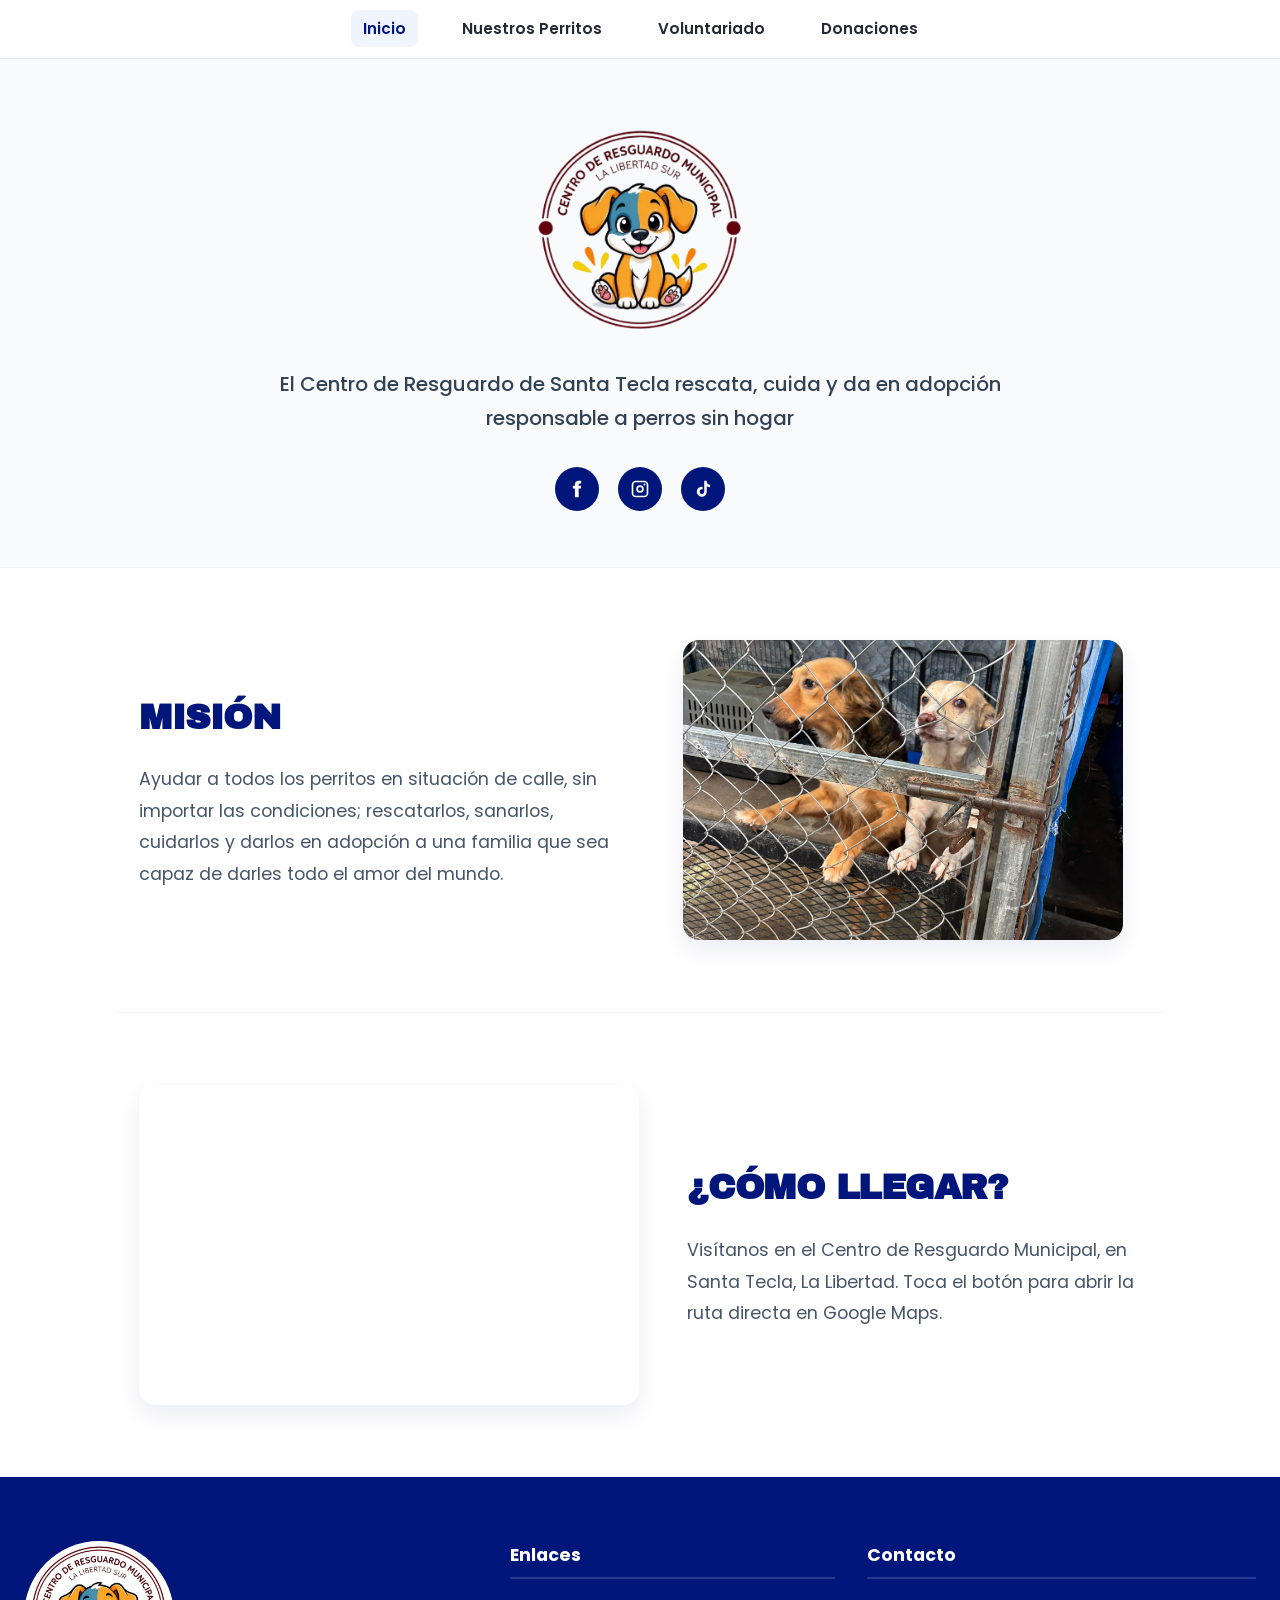
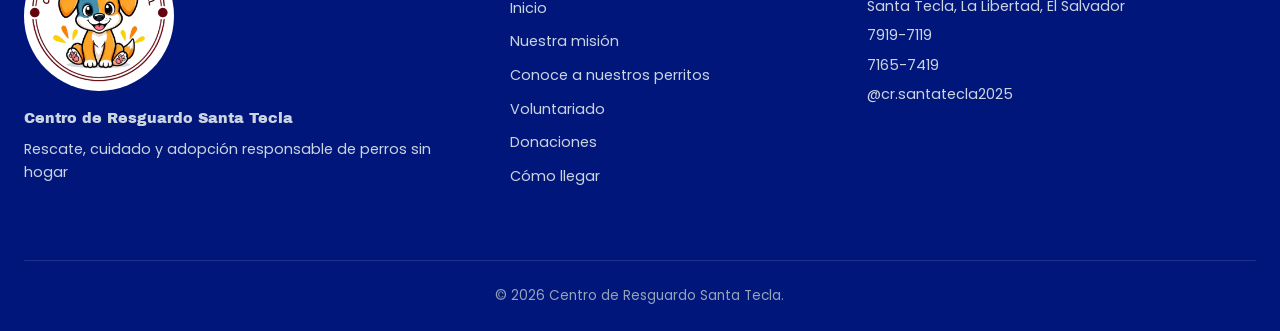
<file: index.html>
<!DOCTYPE html>
<html lang="es">
<head>
  <meta charset="UTF-8">
  <meta name="viewport" content="width=device-width, initial-scale=1.0">
  <meta name="description" content="El Centro de Resguardo de Santa Tecla cuida y da en adopción responsable a perros sin hogar">
  <title>Refugio Santa Tecla | Inicio</title>

  <!-- Tipografías del proyecto -->
  <link rel="preconnect" href="https://fonts.googleapis.com">
  <link rel="preconnect" href="https://fonts.gstatic.com" crossorigin>
  <link href="https://fonts.googleapis.com/css2?family=Archivo+Black&family=Poppins:wght@400;500;600;700;800&display=swap" rel="stylesheet">

  <!-- Hoja de estilos externa -->
  <link rel="stylesheet" href="style/styleindex.css">
</head>
<body>

  <!-- Barra de navegación estandarizada -->
  <header class="site-header">
    <nav class="barra-navegacion" aria-label="Navegación principal">
      <ul class="menu-navegacion">
        <li><a href="index.html" class="activo">Inicio</a></li>
        <li><a href="perritos.html">Nuestros Perritos</a></li>
        <li><a href="voluntariado.html">Voluntariado</a></li>
        <li><a href="donaciones.html">Donaciones</a></li>
      </ul>
    </nav>
  </header>

  <main>
    <!-- Sección Hero -->
    <section class="hero">
      <div class="hero-content">
        <img class="hero-logo" src="img/logo.png" alt="Logo del Centro de Resguardo Municipal" width="320" height="320">
        <p>El Centro de Resguardo de Santa Tecla rescata, cuida y da en adopción responsable a perros sin hogar</p>
        <ul class="social" aria-label="Redes sociales">
          <li><a class="fb" href="https://www.facebook.com/people/Centro-de-Resguardo-de-Santa-Tecla/61575786616793/" target="_blank" rel="noopener" aria-label="Facebook"><svg viewBox="0 0 24 24" aria-hidden="true"><path d="M14 8V6.5c0-.7.3-1 1-1h2V2h-3c-3 0-4.5 1.8-4.5 4.4V8H7v3.5h2.5V22H14V11.5h2.7L17 8z"/></svg></a></li>
          <li><a class="ig" href="https://www.instagram.com/cr.santatecla2025/" target="_blank" rel="noopener" aria-label="Instagram"><svg viewBox="0 0 24 24" aria-hidden="true"><path d="M7 2h10a5 5 0 0 1 5 5v10a5 5 0 0 1-5 5H7a5 5 0 0 1-5-5V7a5 5 0 0 1 5-5zm0 2a3 3 0 0 0-3 3v10a3 3 0 0 0 3 3h10a3 3 0 0 0 3-3V7a3 3 0 0 0-3-3zm5 3.5a4.5 4.5 0 1 1 0 9 4.5 4.5 0 0 1 0-9zm0 2a2.5 2.5 0 1 0 0 5 2.5 2.5 0 0 0 0-5zM17.3 5.5a1.2 1.2 0 1 1 0 2.4 1.2 1.2 0 0 1 0-2.4z"/></svg></a></li>
          <li><a class="tt" href="https://www.tiktok.com/@cr.santatecla2025" target="_blank" rel="noopener" aria-label="TikTok"><svg viewBox="0 0 24 24" aria-hidden="true"><path d="M16.5 2h-3v13.2a2.8 2.8 0 1 1-2.8-2.8c.3 0 .6 0 .8.1V9.4a6 6 0 1 0 5 5.9V8.6a7 7 0 0 0 4 1.3V6.9a4 4 0 0 1-4-4.9z"/></svg></a></li>
        </ul>
      </div>
    </section>

    <!-- Sección Misión: Texto izquierda, Foto derecha -->
    <section class="mission" id="mision">
      <div class="mission-container">
        <div class="mission-text">
          <h2>MISIÓN</h2>
          <p>Ayudar a todos los perritos en situación de calle, sin importar las condiciones;
            rescatarlos, sanarlos, cuidarlos y darlos en adopción a una familia
            que sea capaz de darles todo el amor del mundo.
          </p>
        </div>
        <div class="mission-media">
          <img src="img/mision.png" alt="Perrito rescatado en el refugio" class="mission-img">
        </div>
      </div>
    </section>

    <!-- Sección Cómo llegar: Mapa izquierda, Texto derecha -->
    <section class="location" id="como-llegar">
      <div class="location-container">
        <div class="location-map">
          <iframe 
            src="https://www.google.com/maps?q=Centro+de+Resguardo+Municipal+Santa+Tecla&output=embed" 
            title="Ubicación en Google Maps"
            loading="lazy">
          </iframe>
        </div>
        <div class="location-text">
          <h2>¿CÓMO LLEGAR?</h2>
          <p>Visítanos en el Centro de Resguardo Municipal, en Santa Tecla, La Libertad. Toca el botón para abrir la ruta directa en Google Maps.</p>
        </div>
      </div>
    </section>
  </main>

<!-- Pie de página -->
  <footer class="site-footer">
    <div class="footer-col">
      <img class="footer-logo" src="img/logo.png" alt="Logo del Centro de Resguardo" width="80" height="80">
      <p class="footer-title">Centro de Resguardo Santa Tecla</p>
      <p>Rescate, cuidado y adopción responsable de perros sin hogar</p>
    </div>

    <nav class="footer-col" aria-label="Enlaces del pie de página">
      <h3>Enlaces</h3>
      <ul>
        <li><a href="index.html">Inicio</a></li>
        <li><a href="index.html#mision">Nuestra misión</a></li>
        <li><a href="perritos.html">Conoce a nuestros perritos</a></li>
        <li><a href="voluntariado.html">Voluntariado</a></li>
        <li><a href="donaciones.html">Donaciones</a></li>
        <li><a href="index.html#como-llegar">Cómo llegar</a></li>
      </ul>
    </nav>

    <div class="footer-col">
      <h3>Contacto</h3>
      <address>
        <p>Santa Tecla, La Libertad, El Salvador</p>
        <p><a href="tel:+50379197119">7919-7119</a></p>
        <p><a href="tel:+50371657419">7165-7419</a></p>
        <p><a href="https://www.instagram.com/cr.santatecla2025/" target="_blank" rel="noopener">@cr.santatecla2025</a></p>
      </address>
    </div>

    <p class="footer-copy">&copy; 2026 Centro de Resguardo Santa Tecla. </p>
  </footer>

</body>
</html>
</file>
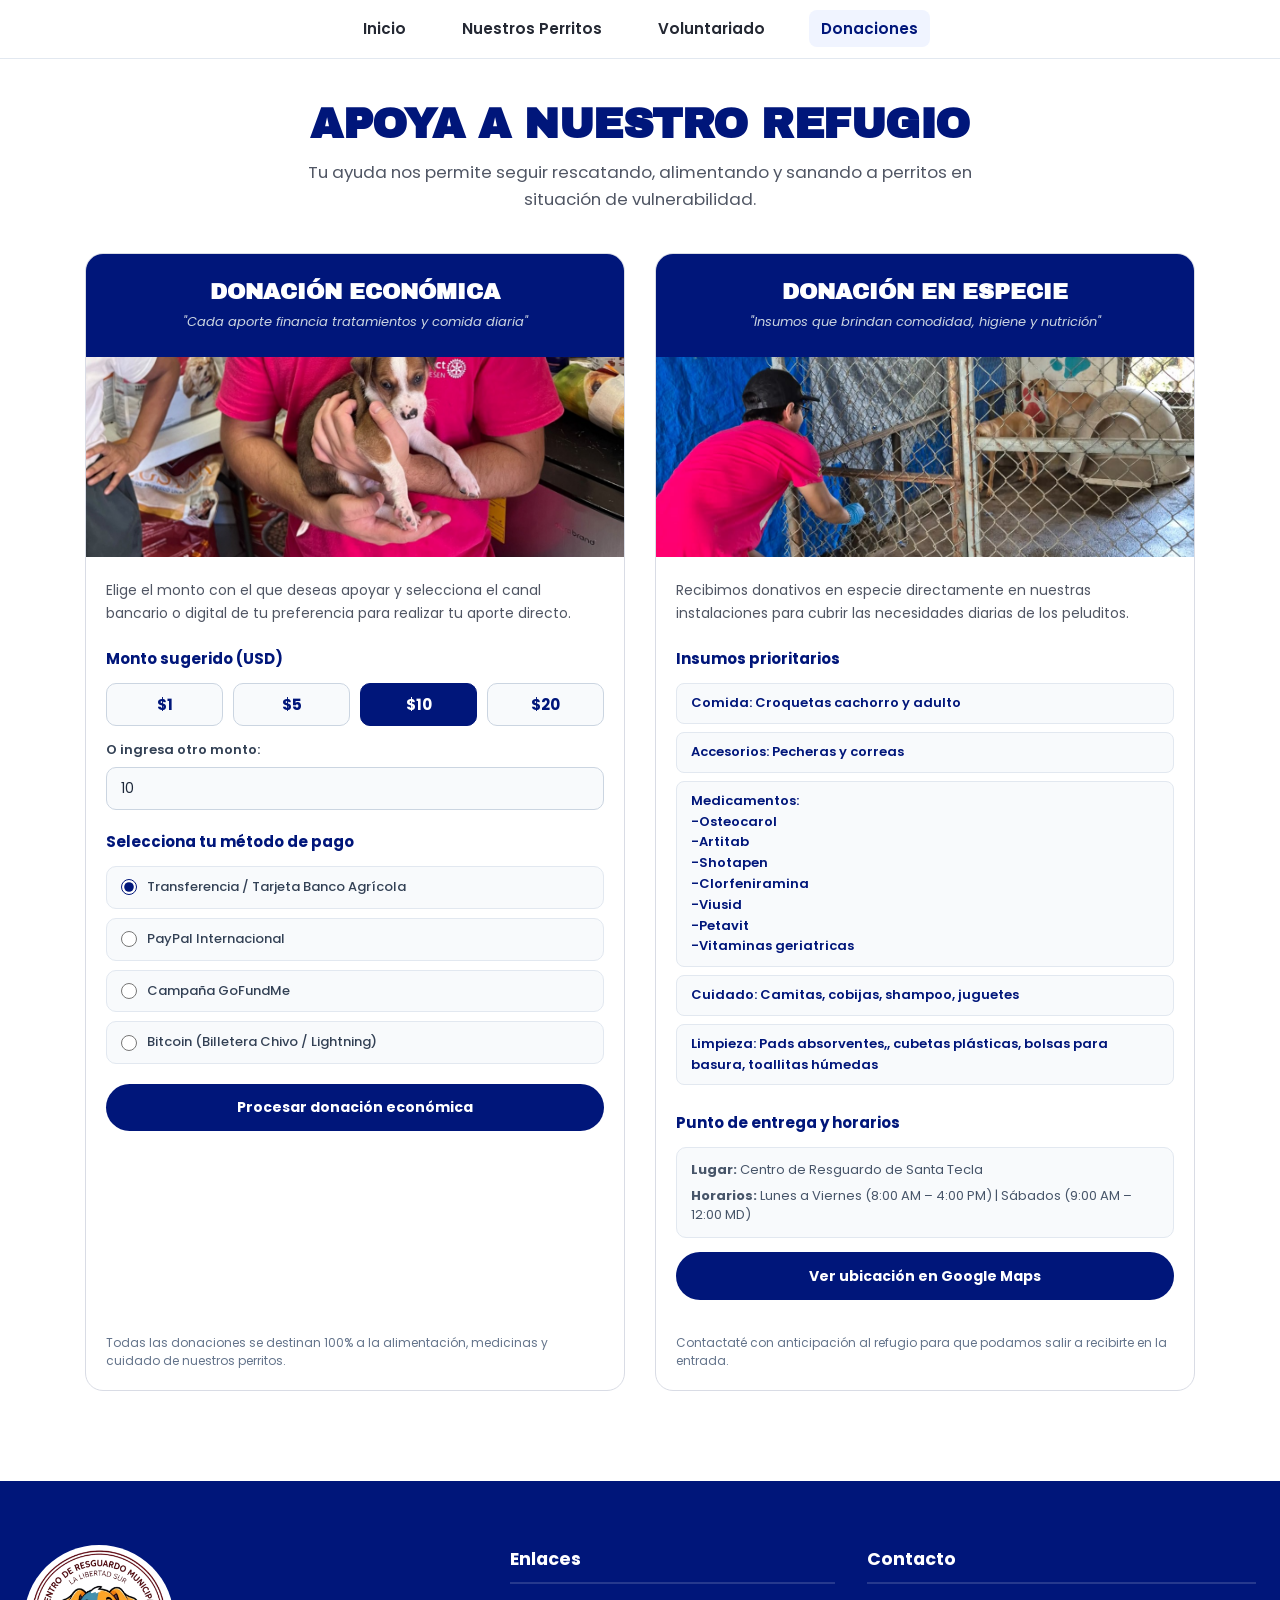
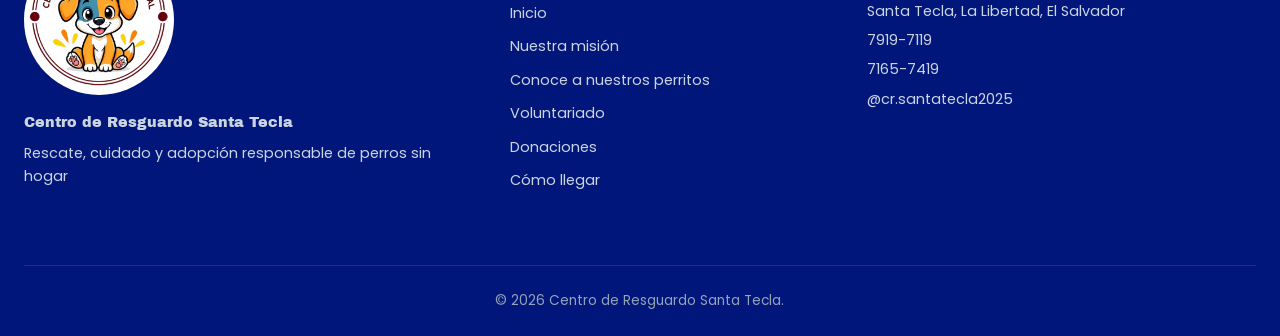
<file: donaciones.html>
<!DOCTYPE html>
<html lang="es">
<head>
  <meta charset="UTF-8">
  <meta name="viewport" content="width=device-width, initial-scale=1.0">
  <title>Donaciones - Refugio Santa Tecla</title>

  <!-- Tipografías de Google Fonts -->
  <link rel="preconnect" href="https://fonts.googleapis.com">
  <link rel="preconnect" href="https://fonts.gstatic.com" crossorigin>
  <link href="https://fonts.googleapis.com/css2?family=Archivo+Black&family=Poppins:wght@400;500;600;700;800&display=swap" rel="stylesheet">

  <!-- Hoja de estilos externa e independiente -->
  <link rel="stylesheet" href="style/styledonaciones.css">
</head>
<body>

  <!-- Barra de navegación estandarizada -->
  <header class="site-header">
    <nav class="barra-navegacion" aria-label="Navegación principal">
      <ul class="menu-navegacion">
        <li><a href="index.html">Inicio</a></li>
        <li><a href="perritos.html">Nuestros Perritos</a></li>
        <li><a href="voluntariado.html">Voluntariado</a></li>
        <li><a href="donaciones.html" class="activo">Donaciones</a></li>
      </ul>
    </nav>
  </header>

  <!-- Encabezado con estética consistente -->
  <section class="encabezado-perritos">
    <h1>APOYA A NUESTRO REFUGIO</h1>
    <p class="subtitulo-donaciones">Tu ayuda nos permite seguir rescatando, alimentando y sanando a perritos en situación de vulnerabilidad.</p>
  </section>

  <main class="contenedor-donaciones">
    <div class="cuadricula-donaciones">

      <!-- Tarjeta 1: Donación Económica con Métodos de Pago Unificados -->
      <article class="tarjeta-info">
        <header class="tarjeta-info-header">
          <h2>DONACIÓN ECONÓMICA</h2>
          <p class="lema-actividad">"Cada aporte financia tratamientos y comida diaria"</p>
        </header>

        <div class="tarjeta-imagen-wrap">
          <img src="img/donacion-dinero.png" alt="Apoyo a la atención veterinaria de perritos" class="tarjeta-donacion-img">
        </div>

        <div class="tarjeta-info-body">
          <p class="texto-descripcion">
            Elige el monto con el que deseas apoyar y selecciona el canal bancario o digital de tu preferencia para realizar tu aporte directo.
          </p>

          <form id="form-donacion-dinero" class="form-donacion-unificado">
            <div class="bloque-seccion-interna">
              <h3>Monto sugerido (USD)</h3>
              <div class="montos-predefinidos">
                <button type="button" class="btn-monto" data-monto="1">$1</button>
                <button type="button" class="btn-monto" data-monto="5">$5</button>
                <button type="button" class="btn-monto activo" data-monto="10">$10</button>
                <button type="button" class="btn-monto" data-monto="20">$20</button>
              </div>

              <div class="campo-grupo">
                <label for="monto-deseado">O ingresa otro monto:</label>
                <input type="number" id="monto-deseado" name="monto-deseado" min="1" step="0.01" value="10" placeholder="Ej. 25.00">
              </div>
            </div>

            <div class="bloque-seccion-interna">
              <h3>Selecciona tu método de pago</h3>
              <div class="lista-radios">
                <label class="opcion-radio" for="pago-tarjeta">
                  <input type="radio" id="pago-tarjeta" name="metodo-pago" value="tarjeta" checked required>
                  <span>Transferencia / Tarjeta Banco Agrícola</span>
                </label>
                
                <label class="opcion-radio" for="pago-paypal">
                  <input type="radio" id="pago-paypal" name="metodo-pago" value="paypal">
                  <span>PayPal Internacional</span>
                </label>

                <label class="opcion-radio" for="pago-gofundme">
                  <input type="radio" id="pago-gofundme" name="metodo-pago" value="gofundme">
                  <span>Campaña GoFundMe</span>
                </label>

                <label class="opcion-radio" for="pago-bitcoin">
                  <input type="radio" id="pago-bitcoin" name="metodo-pago" value="bitcoin">
                  <span>Bitcoin (Billetera Chivo / Lightning)</span>
                </label>
              </div>
            </div>

            <button type="submit" class="btn-accion">Procesar donación económica</button>
          </form>

          <p class="requisito-nota"> Todas las donaciones se destinan 100% a la alimentación, medicinas y cuidado de nuestros perritos.</p>
        </div>
      </article>

      <!-- Tarjeta 2: Donación de Artículos con Recepción y Ubicación Unificadas -->
      <article class="tarjeta-info">
        <header class="tarjeta-info-header">
          <h2>DONACIÓN EN ESPECIE</h2>
          <p class="lema-actividad">"Insumos que brindan comodidad, higiene y nutrición"</p>
        </header>

        <div class="tarjeta-imagen-wrap">
          <img src="img/donacion-articulos.png" alt="Insumos y alimentos para perritos" class="tarjeta-donacion-img">
        </div>

        <div class="tarjeta-info-body">
          <p class="texto-descripcion">
            Recibimos donativos en especie directamente en nuestras instalaciones para cubrir las necesidades diarias de los peluditos.
          </p>

          <div class="bloque-seccion-interna">
            <h3>Insumos prioritarios</h3>
            <ul class="tags-horarios">
              <li>Comida: Croquetas cachorro y adulto</li>
              <li>Accesorios: Pecheras y correas</li>
              <li>Medicamentos:
                <ul>-Osteocarol</ul>
                <ul>-Artitab</ul>
                <ul>-Shotapen</ul>
                <ul>-Clorfeniramina</ul>
                <ul>-Viusid</ul>
                <ul>-Petavit</ul>
                <ul>-Vitaminas geriatricas</ul>
              </li>
              <li>Cuidado: Camitas, cobijas, shampoo, juguetes</li>
              <li>Limpieza: Pads absorventes,, cubetas plásticas, bolsas para basura, toallitas húmedas</li>
            </ul>
          </div>

          <div class="bloque-seccion-interna">
            <h3>Punto de entrega y horarios</h3>
            <div class="caja-entrega-resumen">
              <p class="entrega-lugar"><strong>Lugar:</strong> Centro de Resguardo de Santa Tecla</p>
              <p class="entrega-horario"><strong>Horarios:</strong> Lunes a Viernes (8:00 AM – 4:00 PM) | Sábados (9:00 AM – 12:00 MD)</p>
            </div>
            <a href="https://maps.app.goo.gl/vtKgPzYbwQFn2ME26?g_st=iw" target="_blank" rel="noopener" class="btn-accion">Ver ubicación en Google Maps</a>
          </div>

          <p class="requisito-nota">Contactaté con anticipación al refugio para que podamos salir a recibirte en la entrada.</p>
        </div>
      </article>

    </div>
  </main>

    <footer class="site-footer">
    <div class="footer-col">
      <img class="footer-logo" src="img/logo.png" alt="Logo del Centro de Resguardo" width="80" height="80">
      <p class="footer-title">Centro de Resguardo Santa Tecla</p>
      <p>Rescate, cuidado y adopción responsable de perros sin hogar</p>
    </div>

    <nav class="footer-col" aria-label="Enlaces del pie de página">
      <h3>Enlaces</h3>
      <ul>
        <li><a href="index.html">Inicio</a></li>
        <li><a href="index.html#mision">Nuestra misión</a></li>
        <li><a href="perritos.html">Conoce a nuestros perritos</a></li>
        <li><a href="voluntariado.html">Voluntariado</a></li>
        <li><a href="donaciones.html">Donaciones</a></li>
        <li><a href="index.html#como-llegar">Cómo llegar</a></li>
      </ul>
    </nav>

    <div class="footer-col">
      <h3>Contacto</h3>
      <address>
        <p>Santa Tecla, La Libertad, El Salvador</p>
        <p><a href="tel:+50379197119">7919-7119</a></p>
        <p><a href="tel:+50371657419">7165-7419</a></p>
        <p><a href="https://www.instagram.com/cr.santatecla2025/" target="_blank" rel="noopener">@cr.santatecla2025</a></p>
      </address>
    </div>

    <p class="footer-copy">&copy; 2026 Centro de Resguardo Santa Tecla. </p>
  </footer>


  <script>
    const ENLACES_PAGO = {
      tarjeta:  "https://www.bancoagricola.com",
      paypal:   "https://www.paypal.com",
      gofundme: "https://www.gofundme.com",
      bitcoin:  "https://chivowallet.com"
    };

    const botonesMonto = document.querySelectorAll(".btn-monto");
    const inputMonto = document.getElementById("monto-deseado");

    botonesMonto.forEach(btn => {
      btn.addEventListener("click", () => {
        botonesMonto.forEach(b => b.classList.remove("activo"));
        btn.classList.add("activo");
        inputMonto.value = btn.dataset.monto;
      });
    });

    document.getElementById("form-donacion-dinero").addEventListener("submit", function (e) {
      e.preventDefault();
      const elegido = document.querySelector('input[name="metodo-pago"]:checked');
      if (elegido && ENLACES_PAGO[elegido.value]) {
        window.open(ENLACES_PAGO[elegido.value], "_blank");
      }
    });
  </script>

</body>
</html>
</file>
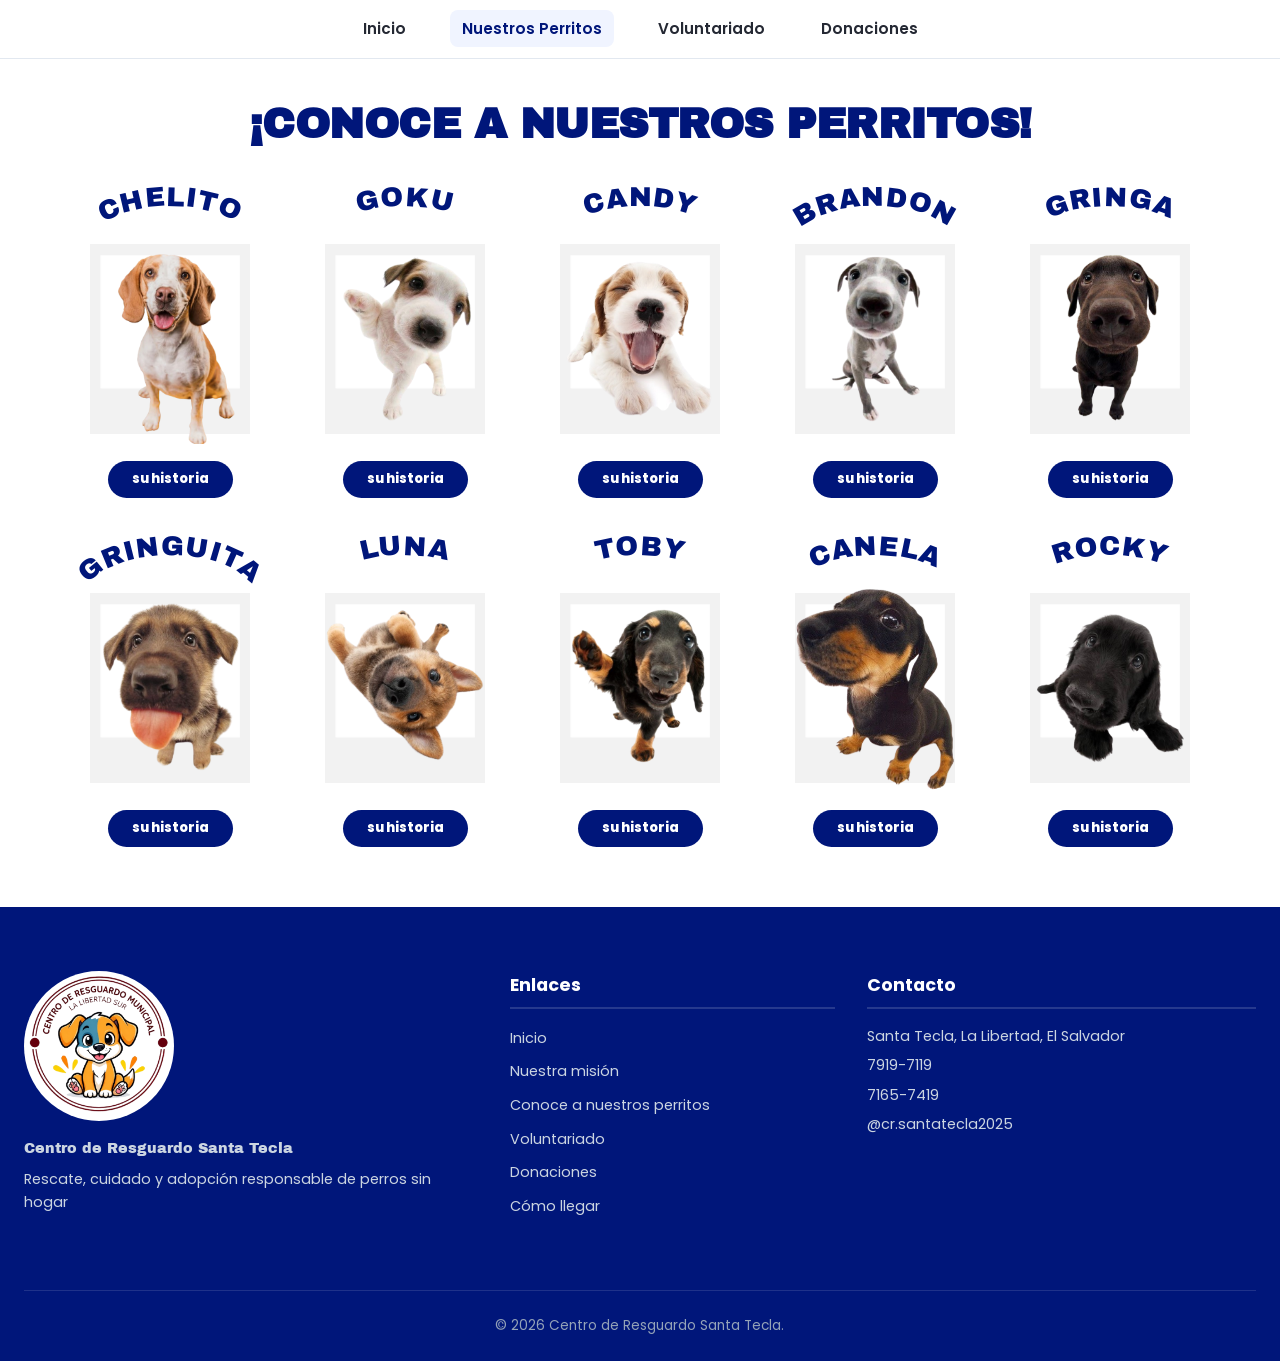
<file: perritos.html>
<!DOCTYPE html>
<html lang="es">
<head>
  <meta charset="UTF-8">
  <meta name="viewport" content="width=device-width, initial-scale=1.0">
  <title>Conoce a nuestros perritos - Centro de Resguardo</title>
  
  <!-- Tipografías de Google Fonts: Archivo Black y Poppins -->
  <link rel="preconnect" href="https://fonts.googleapis.com">
  <link rel="preconnect" href="https://fonts.gstatic.com" crossorigin>
  <link href="https://fonts.googleapis.com/css2?family=Archivo+Black&family=Poppins:wght@400;600;700;800&display=swap" rel="stylesheet">

  <!-- Enlace a la hoja de estilo externa -->
  <link rel="stylesheet" href="style/styleperritos.css">
</head>
<body>

  <!-- Barra de navegación estandarizada -->
  <header class="site-header">
    <nav class="barra-navegacion" aria-label="Navegación principal">
      <ul class="menu-navegacion">
        <li><a href="index.html">Inicio</a></li>
        <li><a href="perritos.html" class="activo">Nuestros Perritos</a></li>
        <li><a href="voluntariado.html">Voluntariado</a></li>
        <li><a href="donaciones.html">Donaciones</a></li>
      </ul>
    </nav>
  </header>

  <!-- Encabezado con título limpio en azul -->
  <section class="encabezado-perritos">
    <h1>¡CONOCE A NUESTROS PERRITOS!</h1>
  </section>

  <!-- Contenedor principal de la galería -->
  <main class="contenedor-galeria">
    <section class="cuadricula-perritos" aria-label="Galería de perritos">
      
      <!-- Tarjeta 1: Chelito -->
      <article class="tarjeta-perro">
        <svg class="nombre-curvo" viewBox="0 0 300 100">
          <path id="arco-chelito" d="M 25,85 A 135,70 0 0,1 275,85" fill="transparent" />
          <text>
            <textPath href="#arco-chelito" startOffset="50%" text-anchor="middle">CHELITO</textPath>
          </text>
        </svg>
        <div class="escenario-foto">
          <img src="img/polaroid.png" alt="Marco polaroid" class="foto-polaroid">
          <img src="img/chelito.png" alt="Fotografía de Chelito" class="foto-perro">
        </div>
        <a href="#historia-chelito" class="boton-historia">su historia</a>
      </article>

      <!-- Tarjeta 2: Goku -->
      <article class="tarjeta-perro">
        <svg class="nombre-curvo" viewBox="0 0 300 100">
          <path id="arco-goku" d="M 25,85 A 135,70 0 0,1 275,85" fill="transparent" />
          <text>
            <textPath href="#arco-goku" startOffset="50%" text-anchor="middle">GOKU</textPath>
          </text>
        </svg>
        <div class="escenario-foto">
          <img src="img/polaroid.png" alt="Marco polaroid" class="foto-polaroid">
          <img src="img/goku.png" alt="Fotografía de Goku" class="foto-perro">
        </div>
        <a href="#historia-goku" class="boton-historia">su historia</a>
      </article>

      <!-- Tarjeta 3: Candy -->
      <article class="tarjeta-perro">
        <svg class="nombre-curvo" viewBox="0 0 300 100">
          <path id="arco-candy" d="M 25,85 A 135,70 0 0,1 275,85" fill="transparent" />
          <text>
            <textPath href="#arco-candy" startOffset="50%" text-anchor="middle">CANDY</textPath>
          </text>
        </svg>
        <div class="escenario-foto">
          <img src="img/polaroid.png" alt="Marco polaroid" class="foto-polaroid">
          <img src="img/candy.png" alt="Fotografía de Candy" class="foto-perro">
        </div>
        <a href="#historia-candy" class="boton-historia">su historia</a>
      </article>

      <!-- Tarjeta 4: Brandon -->
      <article class="tarjeta-perro">
        <svg class="nombre-curvo" viewBox="0 0 300 100">
          <path id="arco-brandon" d="M 25,85 A 135,70 0 0,1 275,85" fill="transparent" />
          <text>
            <textPath href="#arco-brandon" startOffset="50%" text-anchor="middle">BRANDON</textPath>
          </text>
        </svg>
        <div class="escenario-foto">
          <img src="img/polaroid.png" alt="Marco polaroid" class="foto-polaroid">
          <img src="img/brandon.png" alt="Fotografía de Brandon" class="foto-perro">
        </div>
        <a href="#historia-brandon" class="boton-historia">su historia</a>
      </article>

      <!-- Tarjeta 5: Gringa -->
      <article class="tarjeta-perro">
        <svg class="nombre-curvo" viewBox="0 0 300 100">
          <path id="arco-gringa" d="M 25,85 A 135,70 0 0,1 275,85" fill="transparent" />
          <text>
            <textPath href="#arco-gringa" startOffset="50%" text-anchor="middle">GRINGA</textPath>
          </text>
        </svg>
        <div class="escenario-foto">
          <img src="img/polaroid.png" alt="Marco polaroid" class="foto-polaroid">
          <img src="img/gringa.png" alt="Fotografía de Gringa" class="foto-perro">
        </div>
        <a href="#historia-gringa" class="boton-historia">su historia</a>
      </article>

      <!-- Tarjeta 6: Gringuita -->
      <article class="tarjeta-perro">
        <svg class="nombre-curvo" viewBox="0 0 300 100">
          <path id="arco-gringuita" d="M 25,85 A 135,70 0 0,1 275,85" fill="transparent" />
          <text>
            <textPath href="#arco-gringuita" startOffset="50%" text-anchor="middle">GRINGUITA</textPath>
          </text>
        </svg>
        <div class="escenario-foto">
          <img src="img/polaroid.png" alt="Marco polaroid" class="foto-polaroid">
          <img src="img/gringuita.png" alt="Fotografía de Gringuita" class="foto-perro">
        </div>
        <a href="#historia-gringuita" class="boton-historia">su historia</a>
      </article>

      <!-- Tarjeta 7: Luna -->
      <article class="tarjeta-perro">
        <svg class="nombre-curvo" viewBox="0 0 300 100">
          <path id="arco-luna" d="M 25,85 A 135,70 0 0,1 275,85" fill="transparent" />
          <text>
            <textPath href="#arco-luna" startOffset="50%" text-anchor="middle">LUNA</textPath>
          </text>
        </svg>
        <div class="escenario-foto">
          <img src="img/polaroid.png" alt="Marco polaroid" class="foto-polaroid">
          <img src="img/luna.png" alt="Fotografía de Luna" class="foto-perro">
        </div>
        <a href="#historia-luna" class="boton-historia">su historia</a>
      </article>

      <!-- Tarjeta 8: Toby -->
      <article class="tarjeta-perro">
        <svg class="nombre-curvo" viewBox="0 0 300 100">
          <path id="arco-toby" d="M 25,85 A 135,70 0 0,1 275,85" fill="transparent" />
          <text>
            <textPath href="#arco-toby" startOffset="50%" text-anchor="middle">TOBY</textPath>
          </text>
        </svg>
        <div class="escenario-foto">
          <img src="img/polaroid.png" alt="Marco polaroid" class="foto-polaroid">
          <img src="img/toby.png" alt="Fotografía de Toby" class="foto-perro">
        </div>
        <a href="#historia-toby" class="boton-historia">su historia</a>
      </article>

      <!-- Tarjeta 9: Canela -->
      <article class="tarjeta-perro">
        <svg class="nombre-curvo" viewBox="0 0 300 100">
          <path id="arco-canela" d="M 25,85 A 135,70 0 0,1 275,85" fill="transparent" />
          <text>
            <textPath href="#arco-canela" startOffset="50%" text-anchor="middle">CANELA</textPath>
          </text>
        </svg>
        <div class="escenario-foto">
          <img src="img/polaroid.png" alt="Marco polaroid" class="foto-polaroid">
          <img src="img/canela.png" alt="Fotografía de Canela" class="foto-perro">
        </div>
        <a href="#historia-canela" class="boton-historia">su historia</a>
      </article>

      <!-- Tarjeta 10: Rocky -->
      <article class="tarjeta-perro">
        <svg class="nombre-curvo" viewBox="0 0 300 100">
          <path id="arco-rocky" d="M 25,85 A 135,70 0 0,1 275,85" fill="transparent" />
          <text>
            <textPath href="#arco-rocky" startOffset="50%" text-anchor="middle">ROCKY</textPath>
          </text>
        </svg>
        <div class="escenario-foto">
          <img src="img/polaroid.png" alt="Marco polaroid" class="foto-polaroid">
          <img src="img/rocky.png" alt="Fotografía de Rocky" class="foto-perro">
        </div>
        <a href="#historia-rocky" class="boton-historia">su historia</a>
      </article>

    </section>
  </main>

  <!-- ========================================================= -->
  <!-- MODALES DE HISTORIA (100% CSS, SIN JAVASCRIPT)            -->
  <!-- ========================================================= -->

  <!-- Modal Chelito -->
  <div id="historia-chelito" class="modal-historia">
    <div class="caja-modal">
      <div class="foto-modal-contenedor">
        <img src="img/chelito.png" alt="Chelito" class="foto-modal">
      </div>
      <div class="texto-modal">
        <h2>Chelito</h2>
        <p>Chelito encuentra alegría en las cosas pequeñas: una voz suave, un paseo sin prisa y un lugar cómodo para descansar. En esta historia, aprende poco a poco que acercarse también puede traer momentos bonitos. Imaginamos para él un hogar paciente, donde cada pequeño paso sea celebrado y el cariño se construya a su ritmo.</p>
        <a href="#" class="boton-cerrar-modal">Volver con la camada</a>
      </div>
    </div>
  </div>

  <!-- Modal Goku -->
  <div id="historia-goku" class="modal-historia">
    <div class="caja-modal">
      <div class="foto-modal-contenedor">
        <img src="img/chelito.png" alt="Goku" class="foto-modal">
      </div>
      <div class="texto-modal">
        <h2>Goku</h2>
        <p>Goku convierte una tarde cualquiera en una pequeña aventura. Una hoja que se mueve o un juguete nuevo despiertan su curiosidad. Después de explorar, también disfruta una pausa cerca de alguien. Comparte energía y descubre que volver a casa es lo mejor.</p>
        <a href="#" class="boton-cerrar-modal">Volver con la camada</a>
      </div>
    </div>
  </div>

  <!-- Modal Candy -->
  <div id="historia-candy" class="modal-historia">
    <div class="caja-modal">
      <div class="foto-modal-contenedor">
        <img src="img/chelito.png" alt="Candy" class="foto-modal">
      </div>
      <div class="texto-modal">
        <h2>Candy</h2>
        <p>Candy tiene una manera delicada de entrar en una historia: primero observa y después se acerca con curiosidad. Una manta suave y rutinas tranquilas le dan toda la seguridad que necesita.</p>
        <a href="#" class="boton-cerrar-modal">Volver con la camada</a>
      </div>
    </div>
  </div>

  <!-- Modal Brandon -->
  <div id="historia-brandon" class="modal-historia">
    <div class="caja-modal">
      <div class="foto-modal-contenedor">
        <img src="img/chelito.png" alt="Brandon" class="foto-modal">
      </div>
      <div class="texto-modal">
        <h2>Brandon</h2>
        <p>Brandon es el protagonista de las tardes compartidas. Lo imaginamos acompañando un paseo tranquilo y descubriendo cada rincón con calma.</p>
        <a href="#" class="boton-cerrar-modal">Volver con la camada</a>
      </div>
    </div>
  </div>

  <!-- Modal Gringa -->
  <div id="historia-gringa" class="modal-historia">
    <div class="caja-modal">
      <div class="foto-modal-contenedor">
        <img src="img/chelito.png" alt="Gringa" class="foto-modal">
      </div>
      <div class="texto-modal">
        <h2>Gringa</h2>
        <p>Gringa prefiere observar antes de acercarse y encuentra alegría en los paseos tranquilos. Comparte el apodo de 'Las Gringas' con Gringuita, pero tiene una personalidad dulce y única.</p>
        <a href="#" class="boton-cerrar-modal">Volver con la camada</a>
      </div>
    </div>
  </div>

  <!-- Modal Gringuita -->
  <div id="historia-gringuita" class="modal-historia">
    <div class="caja-modal">
      <div class="foto-modal-contenedor">
        <img src="img/chelito.png" alt="Gringuita" class="foto-modal">
      </div>
      <div class="texto-modal">
        <h2>Gringuita</h2>
        <p>Gringuita es la curiosa y traviesa: se asoma a cada novedad y transforma un rincón en un lugar por explorar. Le encanta sentirse acompañada.</p>
        <a href="#" class="boton-cerrar-modal">Volver con la camada</a>
      </div>
    </div>
  </div>

  <!-- Modal Luna -->
  <div id="historia-luna" class="modal-historia">
    <div class="caja-modal">
      <div class="foto-modal-contenedor">
        <img src="img/chelito.png" alt="Luna" class="foto-modal">
      </div>
      <div class="texto-modal">
        <h2>Luna</h2>
        <p>Luna inspira una historia de calma total. La imaginamos disfrutando del viento fresco de la tarde y de una compañía que respete sus tiempos.</p>
        <a href="#" class="boton-cerrar-modal">Volver con la camada</a>
      </div>
    </div>
  </div>

  <!-- Modal Toby -->
  <div id="historia-toby" class="modal-historia">
    <div class="caja-modal">
      <div class="foto-modal-contenedor">
        <img src="img/chelito.png" alt="Toby" class="foto-modal">
      </div>
      <div class="texto-modal">
        <h2>Toby</h2>
        <p>Toby es un explorador nato: un juguete escondido se convierte en su mayor tesoro del día. Aprende rápido cuando hay premios y cariño.</p>
        <a href="#" class="boton-cerrar-modal">Volver con la camada</a>
      </div>
    </div>
  </div>

  <!-- Modal Canela -->
  <div id="historia-canela" class="modal-historia">
    <div class="caja-modal">
      <div class="foto-modal-contenedor">
        <img src="img/chelito.png" alt="Canela" class="foto-modal">
      </div>
      <div class="texto-modal">
        <h2>Canela</h2>
        <p>Canela da vida a momentos cálidos y hogareños. Le fascina recibir caricias en la cabeza y dormir siestas bajo el sol suave de la mañana.</p>
        <a href="#" class="boton-cerrar-modal">Volver con la camada</a>
      </div>
    </div>
  </div>

  <!-- Modal Rocky -->
  <div id="historia-rocky" class="modal-historia">
    <div class="caja-modal">
      <div class="foto-modal-contenedor">
        <img src="img/chelito.png" alt="Rocky" class="foto-modal">
      </div>
      <div class="texto-modal">
        <h2>Rocky</h2>
        <p>Rocky tiene entusiasmo de sobra para descubrir senderos y aprender trucos nuevos. Espera una familia activa con quien jugar mucho.</p>
        <a href="#" class="boton-cerrar-modal">Volver con la camada</a>
      </div>
    </div>
  </div>

  <!-- Pie de página unificado -->
  <footer class="site-footer">
    <div class="footer-col">
      <img class="footer-logo" src="img/logo.png" alt="Logo del Centro de Resguardo" width="80" height="80">
      <p class="footer-title">Centro de Resguardo Santa Tecla</p>
      <p>Rescate, cuidado y adopción responsable de perros sin hogar</p>
    </div>

    <nav class="footer-col" aria-label="Enlaces del pie de página">
      <h3>Enlaces</h3>
      <ul>
        <li><a href="index.html">Inicio</a></li>
        <li><a href="index.html#mision">Nuestra misión</a></li>
        <li><a href="perritos.html">Conoce a nuestros perritos</a></li>
        <li><a href="voluntariado.html">Voluntariado</a></li>
        <li><a href="donaciones.html">Donaciones</a></li>
        <li><a href="index.html#como-llegar">Cómo llegar</a></li>
      </ul>
    </nav>

    <div class="footer-col">
      <h3>Contacto</h3>
      <address>
        <p>Santa Tecla, La Libertad, El Salvador</p>
        <p><a href="tel:+50379197119">7919-7119</a></p>
        <p><a href="tel:+50371657419">7165-7419</a></p>
        <p><a href="https://www.instagram.com/cr.santatecla2025/" target="_blank" rel="noopener">@cr.santatecla2025</a></p>
      </address>
    </div>

    <p class="footer-copy">&copy; 2026 Centro de Resguardo Santa Tecla. </p>
  </footer>
</body>
</html>
</file>
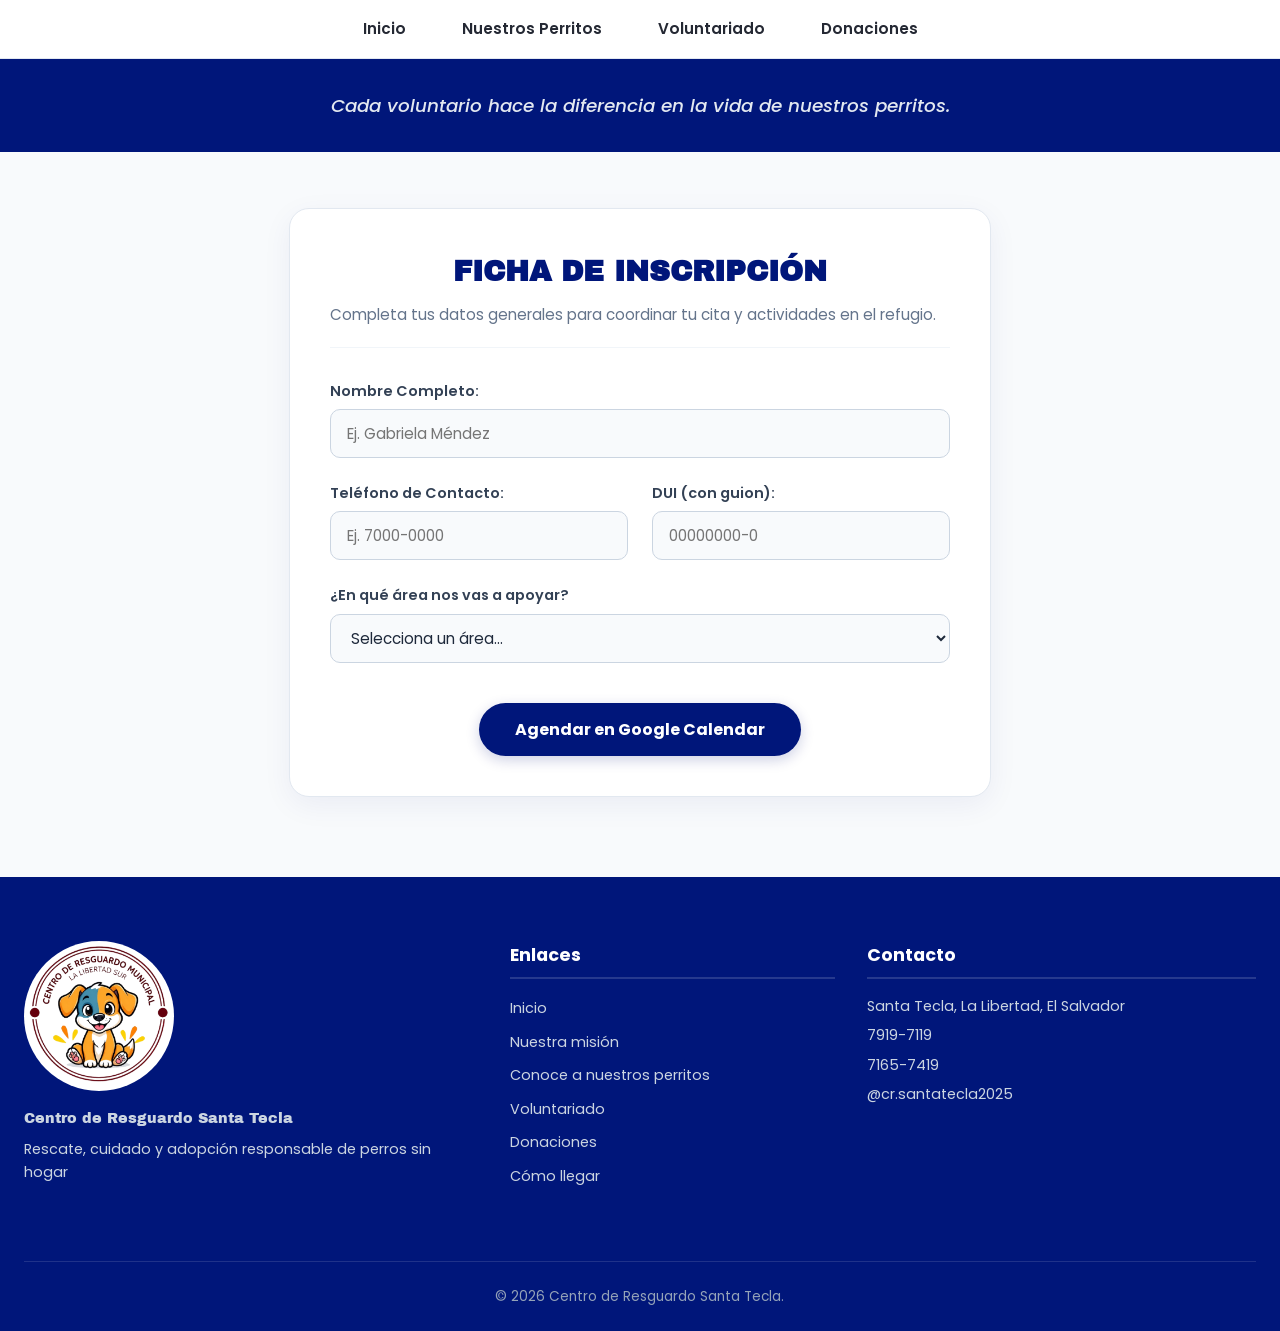
<file: usuario.html>
<!DOCTYPE html>
<html lang="es">
<head>
  <meta charset="UTF-8">
  <meta name="viewport" content="width=device-width, initial-scale=1.0">
  <title>Mi Perfil y Registro - Refugio Santa Tecla</title>

  <!-- Tipografías de Google Fonts -->
  <link rel="preconnect" href="https://fonts.googleapis.com">
  <link rel="preconnect" href="https://fonts.gstatic.com" crossorigin>
  <link href="https://fonts.googleapis.com/css2?family=Archivo+Black&family=Poppins:wght@400;500;600;700;800&display=swap" rel="stylesheet">

  <!-- Hoja de estilos vinculada -->
  <link rel="stylesheet" href="style/styleusuario.css">
</head>
<body>

  <!-- Barra de navegación estandarizada -->
  <header class="site-header">
    <nav class="barra-navegacion" aria-label="Navegación principal">
      <ul class="menu-navegacion">
        <li><a href="index.html">Inicio</a></li>
        <li><a href="perritos.html">Nuestros Perritos</a></li>
        <li><a href="voluntariado.html">Voluntariado</a></li>
        <li><a href="donaciones.html">Donaciones</a></li>
      </ul>
    </nav>
  </header>

  <!-- Encabezado con franja azul institucional -->
  <section class="encabezado-principal">
    <p class="subtitulo-encabezado">Cada voluntario hace la diferencia en la vida de nuestros perritos.</p>
  </section>

  <!-- Contenedor Principal del Formulario -->
  <main class="contenedor-perfil">

    <section class="tarjeta-formulario" id="vista-usuario">
      <header class="cabecera-form">
        <h2>FICHA DE INSCRIPCIÓN</h2>
        <p>Completa tus datos generales para coordinar tu cita y actividades en el refugio.</p>
      </header>

      <form id="form-datos-generales" class="formulario-registro">
        
        <div class="campo-grupo">
          <label for="user-nombre-completo">Nombre Completo:</label>
          <input type="text" id="user-nombre-completo" name="user-nombre-completo" placeholder="Ej. Gabriela Méndez" required>
        </div>

        <div class="fila-doble">
          <div class="campo-grupo">
            <label for="user-telefono">Teléfono de Contacto:</label>
            <input type="tel" id="user-telefono" name="user-telefono" placeholder="Ej. 7000-0000" pattern="[0-9]{4}-?[0-9]{4}" required>
          </div>

          <div class="campo-grupo">
            <label for="user-dui">DUI (con guion):</label>
            <input type="text" id="user-dui" name="user-dui" placeholder="00000000-0" pattern="[0-9]{8}-[0-9]" maxlength="10" required>
          </div>
        </div>

        <div class="campo-grupo">
          <label for="user-area-ayuda">¿En qué área nos vas a apoyar?</label>
          <select id="user-area-ayuda" name="user-area-ayuda" required>
            <option value="" disabled selected>Selecciona un área...</option>
            <option value="limpieza">Limpieza</option>
            <option value="bano">Baño</option>
            <option value="paseos">Paseos</option>
          </select>
        </div>

        <div class="contenedor-acciones">
          <button type="submit" class="boton-enviar">Agendar en Google Calendar</button>
        </div>
      </form>
    </section>

  </main>

  <!-- Pie de página -->
  <footer class="site-footer">
    <div class="footer-col">
      <img class="footer-logo" src="img/logo.png" alt="Logo del Centro de Resguardo" width="80" height="80">
      <p class="footer-title">Centro de Resguardo Santa Tecla</p>
      <p>Rescate, cuidado y adopción responsable de perros sin hogar</p>
    </div>

    <nav class="footer-col" aria-label="Enlaces del pie de página">
      <h3>Enlaces</h3>
      <ul>
        <li><a href="index.html">Inicio</a></li>
        <li><a href="index.html#mision">Nuestra misión</a></li>
        <li><a href="perritos.html">Conoce a nuestros perritos</a></li>
        <li><a href="voluntariado.html">Voluntariado</a></li>
        <li><a href="donaciones.html">Donaciones</a></li>
        <li><a href="index.html#como-llegar">Cómo llegar</a></li>
      </ul>
    </nav>

    <div class="footer-col">
      <h3>Contacto</h3>
      <address>
        <p>Santa Tecla, La Libertad, El Salvador</p>
        <p><a href="tel:+50379197119">7919-7119</a></p>
        <p><a href="tel:+50371657419">7165-7419</a></p>
        <p><a href="https://www.instagram.com/cr.santatecla2025/" target="_blank" rel="noopener">@cr.santatecla2025</a></p>
      </address>
    </div>

    <p class="footer-copy">&copy; 2026 Centro de Resguardo Santa Tecla.</p>
  </footer>
  
  <!-- Script para armar la URL de Google Calendar con los datos seleccionados -->
  <script>
    const CALENDAR_URL = null;

    document.getElementById("form-datos-generales").addEventListener("submit", function (e) {
      e.preventDefault();

      let url = CALENDAR_URL;
      if (!url) {
        const selectArea = document.getElementById("user-area-ayuda");
        const areaTexto = selectArea.options[selectArea.selectedIndex].text;

        const detalles =
          "Nombre: " + document.getElementById("user-nombre-completo").value +
          "\nTeléfono: " + document.getElementById("user-telefono").value +
          "\nDUI: " + document.getElementById("user-dui").value +
          "\nÁrea de apoyo: " + areaTexto;

        url = "https://calendar.google.com/calendar/render?action=TEMPLATE" +
              "&text=" + encodeURIComponent("Voluntariado - Refugio Santa Tecla") +
              "&details=" + encodeURIComponent(detalles);
      }
      window.open(url, "_blank");
    });
  </script>

</body>
</html>
</file>
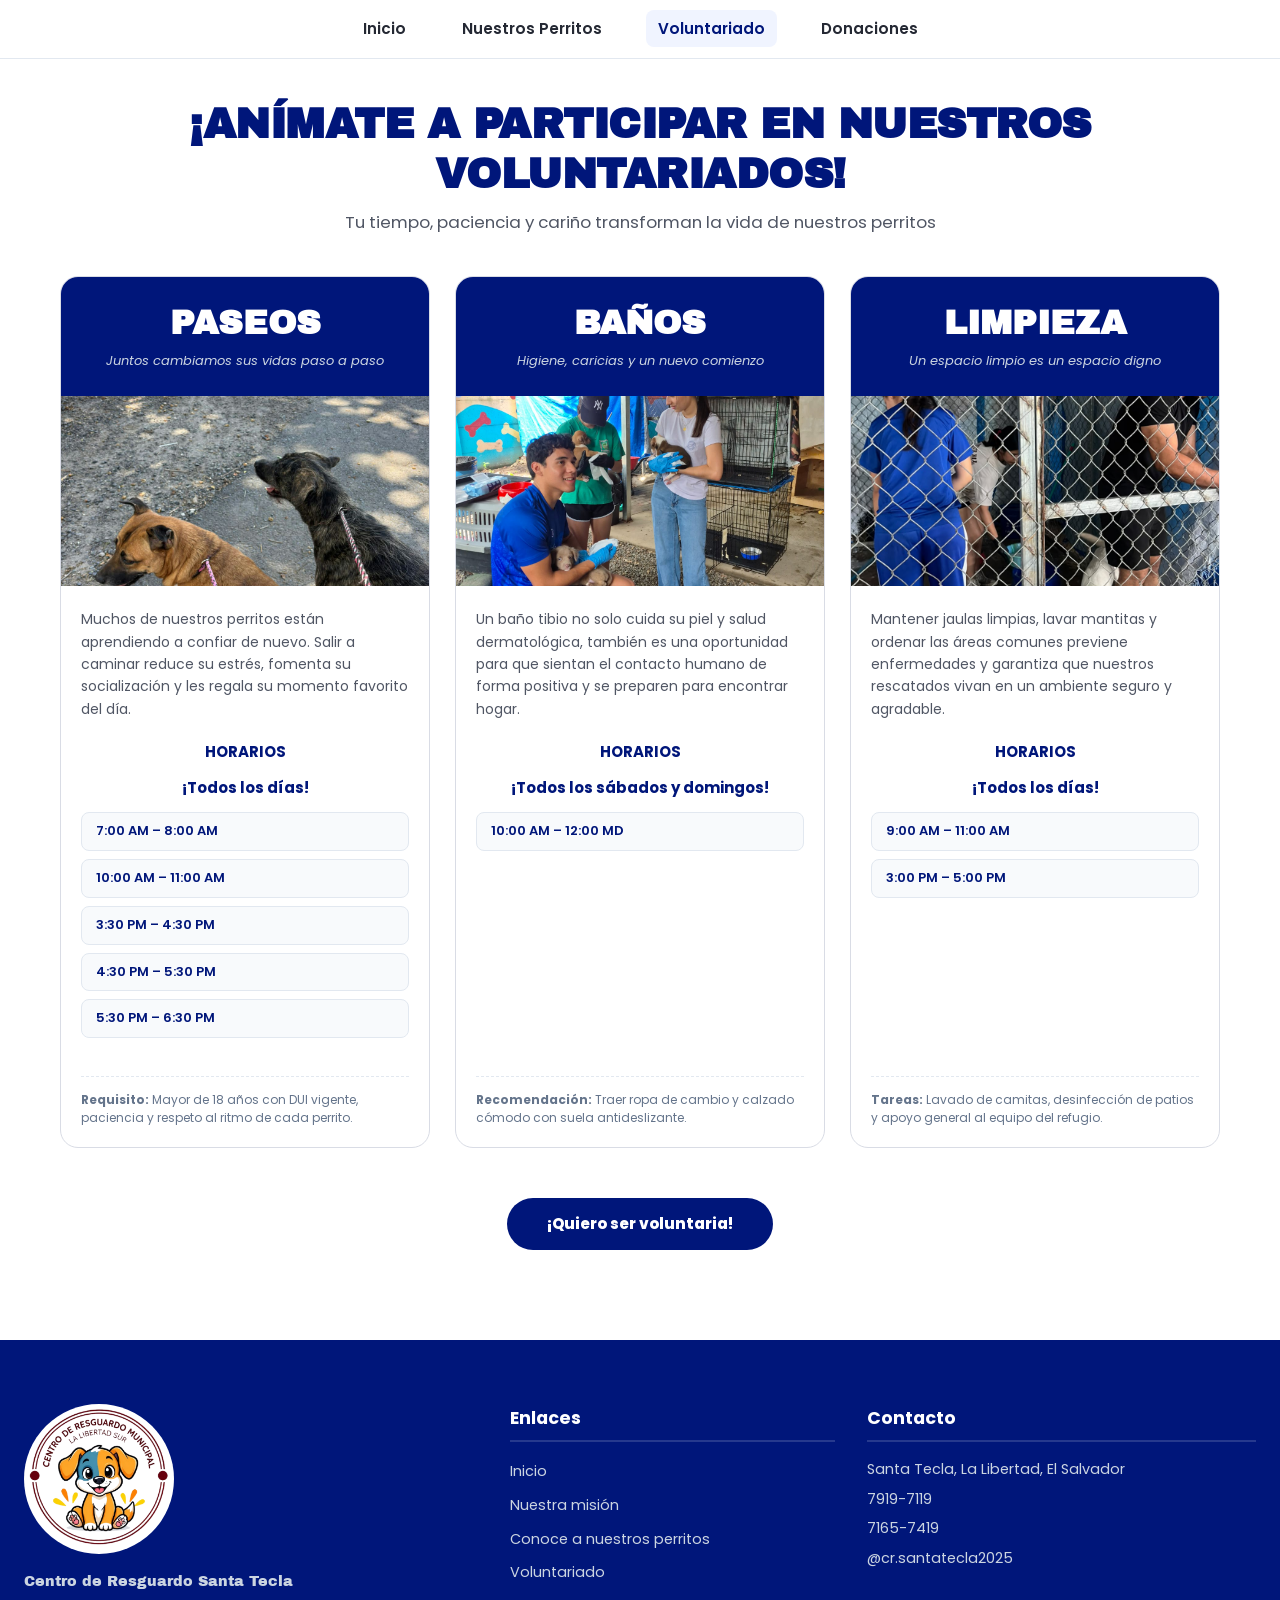
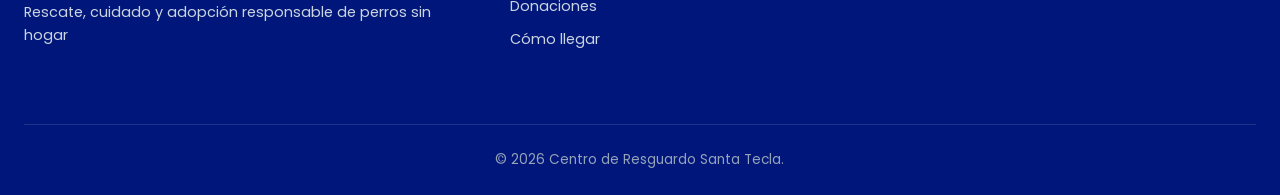
<file: voluntariado.html>
<!DOCTYPE html>
<html lang="es">
<head>
  <meta charset="UTF-8">
  <meta name="viewport" content="width=device-width, initial-scale=1.0">
  <title>Voluntariado - Refugio Santa Tecla</title>

  <!-- Tipografías de Google Fonts -->
  <link rel="preconnect" href="https://fonts.googleapis.com">
  <link rel="preconnect" href="https://fonts.gstatic.com" crossorigin>
  <link href="https://fonts.googleapis.com/css2?family=Archivo+Black&family=Poppins:wght@400;500;600;700;800&display=swap" rel="stylesheet">

  <!-- Hoja de estilos individual -->
  <link rel="stylesheet" href="style/stylevoluntariado.css">
</head>
<body>

  <!-- Barra de navegación estandarizada -->
  <header class="site-header">
    <nav class="barra-navegacion" aria-label="Navegación principal">
      <ul class="menu-navegacion">
        <li><a href="index.html">Inicio</a></li>
        <li><a href="perritos.html">Nuestros Perritos</a></li>
        <li><a href="voluntariado.html" class="activo">Voluntariado</a></li>
        <li><a href="donaciones.html">Donaciones</a></li>
      </ul>
    </nav>
  </header>

  <!-- Encabezado con título limpio al estilo perritos -->
  <section class="encabezado-perritos">
    <h1>¡ANÍMATE A PARTICIPAR EN NUESTROS VOLUNTARIADOS!</h1>
    <p class="subtitulo-voluntariado">Tu tiempo, paciencia y cariño transforman la vida de nuestros perritos</p>
  </section>

  <!-- Contenedor principal de voluntariados -->
  <main class="contenedor-galeria">
    <div class="cuadricula-voluntariados">

      <!-- Tarjeta 1: Paseo de Perritos -->
      <article class="tarjeta-info">
        <header class="tarjeta-info-header">
          <h2>PASEOS</h2>
          <p class="lema-actividad">Juntos cambiamos sus vidas paso a paso</p>
        </header>

        <div class="tarjeta-imagen-wrap">
          <img src="img/voluntariado-paseo.png" alt="Voluntarios paseando perritos" class="tarjeta-voluntariado-img">
        </div>
        
        <div class="tarjeta-info-body">
          <p class="texto-descripcion">
            Muchos de nuestros perritos están aprendiendo a confiar de nuevo. Salir a caminar reduce su estrés, fomenta su socialización y les regala su momento favorito del día.
          </p>
          
          <div class="bloque-horario-box">
            <h3>HORARIOS</h3>
            <h3>¡Todos los días!</h3>
            <ul class="tags-horarios">
              <li>7:00 AM – 8:00 AM</li>
              <li>10:00 AM – 11:00 AM</li>
              <li>3:30 PM – 4:30 PM</li>
              <li>4:30 PM – 5:30 PM</li>
              <li>5:30 PM – 6:30 PM</li>
            </ul>
          </div>

          <p class="requisito-nota"><strong>Requisito:</strong> Mayor de 18 años con DUI vigente, paciencia y respeto al ritmo de cada perrito.</p>
        </div>
      </article>

      <!-- Tarjeta 2: Baño Canino -->
      <article class="tarjeta-info">
        <header class="tarjeta-info-header">
          <h2>BAÑOS</h2>
          <p class="lema-actividad">Higiene, caricias y un nuevo comienzo</p>
        </header>

        <div class="tarjeta-imagen-wrap">
          <img src="img/voluntariado-bano.png" alt="Jornada de baño de perritos" class="tarjeta-voluntariado-img">
        </div>
        
        <div class="tarjeta-info-body">
          <p class="texto-descripcion">
            Un baño tibio no solo cuida su piel y salud dermatológica, también es una oportunidad para que sientan el contacto humano de forma positiva y se preparen para encontrar hogar.
          </p>

          <div class="bloque-horario-box">
            <h3>HORARIOS</h3>
            <h3>¡Todos los sábados y domingos!</h3>
            <ul class="tags-horarios">
              <li>10:00 AM – 12:00 MD</li>
            </ul>
          </div>

          <p class="requisito-nota"><strong>Recomendación:</strong> Traer ropa de cambio y calzado cómodo con suela antideslizante.</p>
        </div>
      </article>

      <!-- Tarjeta 3: Mantenimiento y Cuido -->
      <article class="tarjeta-info">
        <header class="tarjeta-info-header">
          <h2>LIMPIEZA</h2>
          <p class="lema-actividad">Un espacio limpio es un espacio digno</p>
        </header>

        <div class="tarjeta-imagen-wrap">
          <img src="img/voluntariado-limpieza.png" alt="Limpieza y cuidado de instalaciones" class="tarjeta-voluntariado-img">
        </div>
        
        <div class="tarjeta-info-body">
          <p class="texto-descripcion">
            Mantener jaulas limpias, lavar mantitas y ordenar las áreas comunes previene enfermedades y garantiza que nuestros rescatados vivan en un ambiente seguro y agradable.
          </p>

          <div class="bloque-horario-box">
            <h3>HORARIOS</h3>
            <h3>¡Todos los días!</h3>
            <ul class="tags-horarios">
              <li>9:00 AM – 11:00 AM</li>
              <li>3:00 PM – 5:00 PM</li>
            </ul>
          </div>

          <p class="requisito-nota"><strong>Tareas:</strong> Lavado de camitas, desinfección de patios y apoyo general al equipo del refugio.</p>
        </div>
      </article>

    </div>

    <!-- Llamado a la acción -->
    <div class="fila-cta-voluntariado">
      <a href="usuario.html#vista-usuario" class="boton-historia boton-cta-grande">¡Quiero ser voluntaria!</a>
    </div>
  </main>

  <!-- Pie de página -->
  <footer class="site-footer">
    <div class="footer-col">
      <img class="footer-logo" src="img/logo.png" alt="Logo del Centro de Resguardo" width="80" height="80">
      <p class="footer-title">Centro de Resguardo Santa Tecla</p>
      <p>Rescate, cuidado y adopción responsable de perros sin hogar</p>
    </div>

    <nav class="footer-col" aria-label="Enlaces del pie de página">
      <h3>Enlaces</h3>
      <ul>
        <li><a href="index.html">Inicio</a></li>
        <li><a href="index.html#mision">Nuestra misión</a></li>
        <li><a href="perritos.html">Conoce a nuestros perritos</a></li>
        <li><a href="voluntariado.html">Voluntariado</a></li>
        <li><a href="donaciones.html">Donaciones</a></li>
        <li><a href="index.html#como-llegar">Cómo llegar</a></li>
      </ul>
    </nav>

    <div class="footer-col">
      <h3>Contacto</h3>
      <address>
        <p>Santa Tecla, La Libertad, El Salvador</p>
        <p><a href="tel:+50379197119">7919-7119</a></p>
        <p><a href="tel:+50371657419">7165-7419</a></p>
        <p><a href="https://www.instagram.com/cr.santatecla2025/" target="_blank" rel="noopener">@cr.santatecla2025</a></p>
      </address>
    </div>

    <p class="footer-copy">&copy; 2026 Centro de Resguardo Santa Tecla.</p>
  </footer>

</body>
</html>
</file>
<file: style/styleindex.css>
/* ==========================================================
   RESETEO DEL MODELO DE CAJA Y REGLAS GENERALES
   (Box Model y normalización)
   ========================================================== */
* {
  box-sizing: border-box;
  margin: 0;
  padding: 0;
}

html {
  scroll-behavior: smooth;
}

body {
  background-color: #ffffff;
  color: #242833;
  font-family: 'Poppins', Arial, sans-serif;
  line-height: 1.6;
}

/* ==========================================================
   ENCABEZADO Y BARRA DE NAVEGACIÓN
   ========================================================== */
.site-header {
  width: 100%;
  background-color: #ffffff;
  border-bottom: 1px solid #e2e8f0;
  position: sticky;
  top: 0;
  z-index: 100;
}

.barra-navegacion {
  max-width: 1200px;
  margin: 0 auto;
  padding: 1rem 1.5rem;
}

.menu-navegacion {
  list-style: none;
  display: flex;
  justify-content: center;
  align-items: center;
  gap: 2rem;
  flex-wrap: wrap;
}

.menu-navegacion li a {
  text-decoration: none;
  font-family: 'Poppins', Arial, sans-serif;
  font-weight: 600;
  font-size: 0.95rem;
  color: #242833;
  padding: 0.5rem 0.75rem;
  border-radius: 8px;
  transition: color 0.2s ease, background-color 0.2s ease;
}

.menu-navegacion li a:hover,
.menu-navegacion li a.activo {
  color: #00167a;
  background-color: #f0f4ff;
}

/* ==========================================================
   SECCIÓN HERO
   ========================================================== */
.hero {
  background-color: #f8fafc;
  padding: 4rem 1.5rem 3.5rem;
  text-align: center;
  border-bottom: 1px solid #eef2f6;
}

.hero-content {
  max-width: 750px;
  margin: 0 auto;
  display: flex;
  flex-direction: column;
  align-items: center;
}

.hero-logo {
  max-width: 220px;
  height: auto;
  object-fit: contain;
  margin-bottom: 1.5rem;
  mix-blend-mode: multiply; /* Vuelve transparente cualquier borde o fondo blanco */
}

.hero-content p {
  font-size: 1.25rem;
  font-weight: 500;
  color: #334155;
  margin-bottom: 2rem;
  line-height: 1.7;
}

/* Redes Sociales con SVGs */
.social {
  list-style: none;
  display: flex;
  gap: 1.2rem;
  justify-content: center;
}

.social li a {
  display: flex;
  align-items: center;
  justify-content: center;
  width: 44px;
  height: 44px;
  border-radius: 50%;
  background-color: #00167a;
  color: #ffffff;
  transition: transform 0.2s ease, background-color 0.2s ease;
}

.social li a svg {
  width: 20px;
  height: 20px;
  fill: currentColor;
}

.social li a:hover {
  background-color: #102b9a;
  transform: translateY(-3px);
}

/* ==========================================================
   SECCIONES: MISIÓN Y CÓMO LLEGAR (Flexbox a dos columnas)
   ========================================================== */
.mission,
.location {
  max-width: 1050px;
  margin: 0 auto;
  padding: 4.5rem 1.5rem;
}

.location {
  border-top: 1px solid #f1f5f9;
}

/* Contenedores Flexbox principales */
.mission-container,
.location-container {
  display: flex;
  align-items: center;
  justify-content: space-between;
  gap: 3rem;
}

/* Encabezados y textos comunes de ambas secciones */
.mission-text h2,
.location-text h2 {
  font-family: 'Archivo Black', Arial, sans-serif;
  color: #00167a;
  font-size: 2.2rem;
  margin-bottom: 1.2rem;
  letter-spacing: -0.5px;
}

.mission-text p,
.location-text p {
  font-size: 1.1rem;
  color: #475569;
  line-height: 1.8;
}

/* Distribución de la Misión (Texto izq, Foto der) */
.mission-text {
  flex: 1;
  text-align: left;
}

.mission-media {
  flex: 1;
  display: flex;
  justify-content: center;
}

.mission-img {
  width: 100%;
  max-width: 440px;
  height: 300px;
  object-fit: cover;
  border-radius: 16px;
  box-shadow: 0 10px 25px rgba(0, 22, 122, 0.08);
}

/* Distribución de Cómo Llegar (Mapa izq, Texto der) */
.location-map {
  flex: 1.1;
  width: 100%;
}

.location-map iframe {
  width: 100%;
  height: 320px;
  border: 0;
  border-radius: 16px;
  box-shadow: 0 10px 25px rgba(0, 22, 122, 0.08);
  display: block;
}

.location-text {
  flex: 1;
  text-align: left;
}

/* Botón estilo píldora para el mapa */
.btn-map {
  display: inline-block;
  font-family: 'Poppins', Arial, sans-serif;
  font-weight: 700;
  font-size: 0.95rem;
  color: #ffffff;
  background-color: #00167a;
  text-decoration: none;
  padding: 12px 32px;
  border-radius: 9999px;
  margin-top: 1.8rem;
  transition: background-color 0.2s ease, transform 0.2s ease;
  box-shadow: 0 4px 12px rgba(0, 22, 122, 0.15);
}

.btn-map:hover {
  background-color: #102b9a;
  transform: translateY(-2px);
}

/* ==========================================================
   PIE DE PÁGINA (CSS Grid - 3 Columnas)
   ========================================================== */
.site-footer {
  background-color: #00167a;
  color: #f8fafc;
  padding: 4rem 1.5rem 1.5rem;
  display: grid;
  grid-template-columns: 1.4fr 1fr 1.2fr;
  max-width: 100%;
  gap: 3rem 2rem;
}

.footer-col {
  display: flex;
  flex-direction: column;
}

.footer-logo {
  width: 150px;
  height: 150px;           /* Mismo alto y ancho */
  border-radius: 50%;     /* Corta las 4 esquinas blancas y lo deja redondo */
  object-fit: cover;
  margin-bottom: 1rem;
  background-color: #ffffff; /* Mantiene blanco solo el interior del círculo */
}

.footer-title {
  font-family: 'Archivo Black', Arial, sans-serif;
  font-size: 1.2rem;
  color: #ffffff;
  margin-bottom: 0.5rem;
}

.footer-col p {
  color: #cbd5e1;
  font-size: 0.9rem;
  line-height: 1.6;
}

.footer-col h3 {
  font-family: 'Poppins', Arial, sans-serif;
  font-size: 1.1rem;
  font-weight: 700;
  color: #ffffff;
  margin-bottom: 1rem;
  border-bottom: 2px solid rgba(255, 255, 255, 0.15);
  padding-bottom: 0.5rem;
  display: inline-block;
}

.footer-col ul {
  list-style: none;
  display: flex;
  flex-direction: column;
  gap: 0.5rem;
}

.footer-col a {
  color: #cbd5e1;
  text-decoration: none;
  font-size: 0.9rem;
  transition: color 0.2s ease, padding-left 0.2s ease;
}

.footer-col a:hover {
  color: #ffffff;
  padding-left: 4px;
}

.footer-col address {
  font-style: normal;
  display: flex;
  flex-direction: column;
  gap: 0.4rem;
}

.footer-copy {
  grid-column: 1 / -1;
  text-align: center;
  border-top: 1px solid rgba(255, 255, 255, 0.12);
  padding-top: 1.5rem;
  margin-top: 1.5rem;
  font-size: 0.85rem;
  color: #94a3b8;
}

/* ==========================================================
   DISEÑO ADAPTABLE (Responsive / Media Queries)
   ========================================================== */
@media (max-width: 850px) {
  /* Apilamiento natural de las columnas en tablets y celulares */
  .mission-container,
  .location-container {
    flex-direction: column;
    text-align: center;
    gap: 2.5rem;
  }

  .mission-text,
  .location-text {
    text-align: center;
  }

  .mission-img {
    max-width: 100%;
    height: 250px;
  }

  .location-map iframe {
    height: 260px;
  }

  .site-footer {
    grid-template-columns: 1fr;
    gap: 2.5rem;
    text-align: center;
  }

  .footer-col {
    align-items: center;
  }

  .menu-navegacion {
    gap: 1rem;
  }
}

@media (max-width: 600px) {
  .menu-navegacion {
    flex-direction: column;
    gap: 0.6rem;
  }

  .hero {
    padding: 3rem 1rem 2.5rem;
  }

  .hero-logo {
    max-width: 170px;
  }

  .hero-content p {
    font-size: 1.05rem;
  }

  .mission,
  .location {
    padding: 3rem 1rem;
  }

  .mission-text h2,
  .location-text h2 {
    font-size: 1.7rem;
  }

  .mission-text p,
  .location-text p {
    font-size: 0.95rem;
  }
}
</file>
<file: style/styledonaciones.css>
/* ==========================================================
   RESETEO DEL MODELO DE CAJA Y REGLAS GENERALES
   ========================================================== */
* {
  box-sizing: border-box;
  margin: 0;
  padding: 0;
}

html {
  scroll-behavior: smooth;
}

body {
  background-color: #ffffff;
  color: #242833;
  font-family: 'Poppins', Arial, sans-serif;
  line-height: 1.6;
}

/* ==========================================================
   BARRA DE NAVEGACIÓN GLOBAL
   ========================================================== */
.site-header {
  width: 100%;
  background-color: #ffffff;
  border-bottom: 1px solid #e2e8f0;
  position: sticky;
  top: 0;
  z-index: 100;
}

.barra-navegacion {
  max-width: 1200px;
  margin: 0 auto;
  padding: 1rem 1.5rem;
}

.menu-navegacion {
  list-style: none;
  display: flex;
  justify-content: center;
  align-items: center;
  gap: 2rem;
  flex-wrap: wrap;
}

.menu-navegacion li a {
  text-decoration: none;
  font-weight: 600;
  font-size: 0.95rem;
  color: #242833;
  padding: 0.5rem 0.75rem;
  border-radius: 8px;
  transition: color 0.2s ease, background-color 0.2s ease;
}

.menu-navegacion li a:hover,
.menu-navegacion li a.activo {
  color: #00167a;
  background-color: #f0f4ff;
}

/* ==========================================================
   ENCABEZADO DE PÁGINA
   ========================================================== */
.encabezado-perritos {
  width: 100%;
  padding: 40px 20px 20px;
  text-align: center;
}

.encabezado-perritos h1 {
  font-family: 'Archivo Black', Arial, sans-serif;
  color: #00167a;
  font-size: 42px;
  letter-spacing: -0.5px;
  line-height: 1.2;
}

.subtitulo-donaciones {
  font-size: 1.05rem;
  color: #505664;
  margin-top: 10px;
  max-width: 720px;
  margin-left: auto;
  margin-right: auto;
}

/* ==========================================================
   TARJETAS DE DONACIÓN (SIN SOMBRAS, ESTILO VOLUNTARIADO)
   ========================================================== */
.contenedor-donaciones {
  max-width: 1150px;
  margin: 0 auto;
  padding: 20px 20px 70px;
}

.cuadricula-donaciones {
  display: grid;
  grid-template-columns: repeat(2, 1fr);
  gap: 30px;
  margin-bottom: 20px;
}

.tarjeta-info {
  background-color: #ffffff;
  border: 1px solid #d9dce5;
  border-radius: 18px;
  overflow: hidden;
  display: flex;
  flex-direction: column;
  justify-content: flex-start;
  box-shadow: none; /* Cero sombras */
  transition: transform 0.2s ease, border-color 0.2s ease;
}

.tarjeta-info:hover {
  transform: translateY(-3px);
  border-color: #00167a;
  box-shadow: none;
}

/* Cabecera azul institucional con tipografía blanca */
.tarjeta-info-header {
  background-color: #00167a;
  color: #ffffff;
  padding: 24px 20px;
  text-align: center;
  margin-bottom: 0;
  border-bottom: none;
}

.tarjeta-info-header h2 {
  font-family: 'Archivo Black', Arial, sans-serif;
  color: #ffffff;
  font-size: 22px;
  line-height: 1.3;
}

.tarjeta-info-header .lema-actividad {
  font-style: italic;
  font-size: 13px;
  color: #cbd5e1;
  margin-top: 6px;
}

/* Imagen descriptiva entre título y contenido */
.tarjeta-imagen-wrap {
  width: 100%;
  height: 200px;
  overflow: hidden;
}

.tarjeta-donacion-img {
  width: 100%;
  height: 100%;
  object-fit: cover;
  display: block;
}

/* Cuerpo interno de la tarjeta */
.tarjeta-info-body {
  padding: 22px 20px 20px;
  display: flex;
  flex-direction: column;
  flex-grow: 1;
  justify-content: flex-start;
}

.texto-descripcion {
  font-size: 14px;
  color: #505664;
  line-height: 1.6;
  margin-bottom: 20px;
  min-height: 48px;
}

.bloque-seccion-interna {
  margin-bottom: 20px;
}

.bloque-seccion-interna h3 {
  font-size: 15px;
  font-weight: 700;
  color: #00167a;
  margin-bottom: 12px;
}

/* ==========================================================
   ELEMENTOS DE MONTO Y SELECCIÓN DE PAGO
   ========================================================== */
.montos-predefinidos {
  display: grid;
  grid-template-columns: repeat(4, 1fr);
  gap: 10px;
  margin-bottom: 14px;
}

.btn-monto {
  font-family: 'Poppins', Arial, sans-serif;
  font-weight: 700;
  font-size: 15px;
  color: #00167a;
  background-color: #f8fafc;
  border: 1.5px solid #cbd5e1;
  padding: 9px 0;
  border-radius: 10px;
  cursor: pointer;
  box-shadow: none;
  transition: all 0.2s ease;
}

.btn-monto:hover,
.btn-monto.activo {
  background-color: #00167a;
  color: #ffffff;
  border-color: #00167a;
}

.campo-grupo {
  display: flex;
  flex-direction: column;
}

.campo-grupo label {
  font-size: 13px;
  font-weight: 600;
  color: #334155;
  margin-bottom: 6px;
}

.campo-grupo input {
  font-family: 'Poppins', Arial, sans-serif;
  font-size: 14px;
  padding: 10px 14px;
  border: 1.5px solid #cbd5e1;
  border-radius: 10px;
  background-color: #f8fafc;
  color: #1e293b;
  box-shadow: none;
  transition: border-color 0.2s ease;
}

.campo-grupo input:focus {
  outline: none;
  background-color: #ffffff;
  border-color: #00167a;
}

.lista-radios {
  display: flex;
  flex-direction: column;
  gap: 9px;
  margin-bottom: 18px;
}

.opcion-radio {
  display: flex;
  align-items: center;
  gap: 10px;
  background-color: #f8fafc;
  border: 1px solid #e2e8f0;
  padding: 10px 14px;
  border-radius: 10px;
  cursor: pointer;
  font-size: 13px;
  font-weight: 500;
  color: #334155;
  box-shadow: none;
  transition: background-color 0.2s ease, border-color 0.2s ease;
}

.opcion-radio:hover {
  background-color: #f0f4ff;
  border-color: #cbd5e1;
}

.opcion-radio input {
  accent-color: #00167a;
  width: 16px;
  height: 16px;
}

/* ==========================================================
   LISTADO INFORMATIVO ESTILO HORARIOS (DONACIÓN ARTÍCULOS)
   ========================================================== */
.tags-horarios {
  list-style: none;
  display: flex;
  flex-direction: column;
  gap: 8px;
  margin-bottom: 6px;
}

.tags-horarios li {
  background-color: #f8fafc;
  border: 1px solid #e2e8f0;
  padding: 9px 14px;
  border-radius: 8px;
  font-size: 13px;
  font-weight: 600;
  color: #00167a;
}

.caja-entrega-resumen {
  background-color: #f8fafc;
  border: 1px solid #e2e8f0;
  border-radius: 10px;
  padding: 12px 14px;
  margin-bottom: 14px;
  font-size: 13px;
  color: #475569;
  line-height: 1.5;
}

.caja-entrega-resumen p + p {
  margin-top: 6px;
}

/* ==========================================================
   BOTÓN PÍLDORA Y PIE DE TARJETA (SIN SOMBRAS)
   ========================================================== */
.btn-accion {
  display: block;
  width: 100%;
  font-family: 'Poppins', Arial, sans-serif;
  font-weight: 700;
  font-size: 14px;
  color: #ffffff;
  background-color: #00167a;
  text-decoration: none;
  border: none;
  padding: 13px 24px;
  border-radius: 9999px;
  cursor: pointer;
  text-align: center;
  box-shadow: none;
  transition: background-color 0.2s ease, transform 0.2s ease;
}

.btn-accion:hover {
  background-color: #102b9a;
  transform: translateY(-2px);
  box-shadow: none;
}

.requisito-nota {
  margin-top: auto;
  font-size: 12px;
  color: #64748b;
  line-height: 1.5;
  padding-top: 14px;
}

/* ==========================================================
   PIE DE PÁGINA (CSS Grid - 3 Columnas)
   ========================================================== */
.site-footer {
  background-color: #00167a;
  color: #f8fafc;
  padding: 4rem 1.5rem 1.5rem;
  display: grid;
  grid-template-columns: 1.4fr 1fr 1.2fr;
  max-width: 100%;
  gap: 3rem 2rem;
}

.footer-col {
  display: flex;
  flex-direction: column;
}

.footer-logo {
  width: 150px;
  height: 150px;           /* Mismo alto y ancho */
  border-radius: 50%;     /* Corta las 4 esquinas blancas y lo deja redondo */
  object-fit: cover;
  margin-bottom: 1rem;
  background-color: #ffffff; /* Mantiene blanco solo el interior del círculo */
}

.footer-title {
  font-family: 'Archivo Black', Arial, sans-serif;
  font-size: 1.2rem;
  color: #ffffff;
  margin-bottom: 0.5rem;
}

.footer-col p {
  color: #cbd5e1;
  font-size: 0.9rem;
  line-height: 1.6;
}

.footer-col h3 {
  font-family: 'Poppins', Arial, sans-serif;
  font-size: 1.1rem;
  font-weight: 700;
  color: #ffffff;
  margin-bottom: 1rem;
  border-bottom: 2px solid rgba(255, 255, 255, 0.15);
  padding-bottom: 0.5rem;
  display: inline-block;
}

.footer-col ul {
  list-style: none;
  display: flex;
  flex-direction: column;
  gap: 0.5rem;
}

.footer-col a {
  color: #cbd5e1;
  text-decoration: none;
  font-size: 0.9rem;
  transition: color 0.2s ease, padding-left 0.2s ease;
}

.footer-col a:hover {
  color: #ffffff;
  padding-left: 4px;
}

.footer-col address {
  font-style: normal;
  display: flex;
  flex-direction: column;
  gap: 0.4rem;
}

.footer-copy {
  grid-column: 1 / -1;
  text-align: center;
  border-top: 1px solid rgba(255, 255, 255, 0.12);
  padding-top: 1.5rem;
  margin-top: 1.5rem;
  font-size: 0.85rem;
  color: #94a3b8;
}

@media (max-width: 600px) {
  .menu-navegacion {
    flex-direction: column;
    gap: 0.6rem;
  }

  .encabezado-perritos h1 {
    font-size: 32px;
  }

  .montos-predefinidos {
    grid-template-columns: repeat(2, 1fr);
  }
}
</file>
<file: style/styleperritos.css>
/* ==========================================================
   RESETEO Y ESTILOS BASE
   ========================================================== */
* {
  box-sizing: border-box;
  margin: 0;
  padding: 0;
}

body {
  background-color: #ffffff;
  color: #242833;
  font-family: 'Poppins', Arial, sans-serif;
  line-height: 1.6;
}

/* ==========================================================
   BARRA DE NAVEGACIÓN GLOBAL
   ========================================================== */
.site-header {
  width: 100%;
  background-color: #ffffff;
  border-bottom: 1px solid #e2e8f0;
  position: sticky;
  top: 0;
  z-index: 100;
}

.barra-navegacion {
  max-width: 1200px;
  margin: 0 auto;
  padding: 1rem 1.5rem;
}

.menu-navegacion {
  list-style: none;
  display: flex;
  justify-content: center;
  align-items: center;
  gap: 2rem;
  flex-wrap: wrap;
}

.menu-navegacion li a {
  text-decoration: none;
  font-weight: 600;
  font-size: 0.95rem;
  color: #242833;
  padding: 0.5rem 0.75rem;
  border-radius: 8px;
  transition: color 0.2s ease, background-color 0.2s ease;
}

.menu-navegacion li a:hover,
.menu-navegacion li a.activo {
  color: #00167a;
  background-color: #f0f4ff;
}

/* ==========================================================
   ENCABEZADO DE PÁGINA
   ========================================================== */
.encabezado-perritos {
  width: 100%;
  padding: 40px 20px 20px;
  text-align: center;
}

.encabezado-perritos h1 {
  font-family: 'Archivo Black', Arial, sans-serif;
  color: #00167a;
  font-size: 42px;
  letter-spacing: -0.5px;
  line-height: 1.2;
}

/* ==========================================================
   GALERÍA DE PERRITOS (CSS GRID)
   ========================================================== */
.contenedor-galeria {
  max-width: 1200px;
  margin: 0 auto;
  padding: 10px 20px 60px;
}

.cuadricula-perritos {
  display: grid;
  grid-template-columns: repeat(5, 1fr);
  gap: 30px 15px;
}

.tarjeta-perro {
  display: flex;
  flex-direction: column;
  align-items: center;
  text-align: center;
}

/* Nombre arqueado en SVG */
.nombre-curvo {
  width: 100%;
  max-width: 200px;
  height: 65px;
  overflow: visible;
  margin-bottom: -15px;
  z-index: 3;
  transition: transform 0.3s ease;
  transform-origin: bottom center;
}

.nombre-curvo text {
  font-family: 'Archivo Black', Arial, sans-serif;
  font-size: 42px;
  fill: #00167a;
  letter-spacing: 1px;
}

/* Polaroid superpuesta */
.escenario-foto {
  position: relative;
  width: 100%;
  max-width: 180px;
  height: 220px;
  display: flex;
  align-items: center;
  justify-content: center;
  margin-bottom: 12px;
}

.foto-polaroid {
  position: absolute;
  top: 10px;
  left: 10px;
  width: 160px;
  height: 200px;
  object-fit: contain;
  z-index: 1;
}

.foto-perro {
  position: relative;
  width: 100%;
  max-width: 175px;
  height: 210px;
  object-fit: contain;
  z-index: 2;
  transition: transform 0.3s ease;
  transform-origin: bottom center;
}

/* Animaciones hover */
.tarjeta-perro:hover .nombre-curvo {
  transform: scale(1.12);
}

.tarjeta-perro:hover .foto-perro {
  transform: scale(1.10);
}

/* Botón píldora */
.boton-historia {
  font-weight: 800;
  font-size: 13px;
  color: #ffffff;
  background-color: #00167a;
  text-decoration: none;
  padding: 8px 24px;
  border-radius: 9999px;
  display: inline-block;
  z-index: 3;
  transition: background-color 0.2s ease, transform 0.2s ease;
}

.boton-historia:hover {
  background-color: #102b9a;
  transform: translateY(-2px);
}

/* ==========================================================
   MODALES SIN JS (:target)
   ========================================================== */
.modal-historia {
  display: none;
  position: fixed;
  top: 0;
  left: 0;
  width: 100%;
  height: 100%;
  background-color: rgba(21, 27, 42, 0.65);
  z-index: 200;
  justify-content: center;
  align-items: center;
  padding: 20px;
}

.modal-historia:target {
  display: flex;
}

.caja-modal {
  background-color: #ffffff;
  border-radius: 20px;
  max-width: 760px;
  width: 100%;
  padding: 35px 30px;
  display: flex;
  gap: 30px;
  align-items: center;
  box-shadow: 0 10px 30px rgba(0, 0, 0, 0.2);
}

.foto-modal-contenedor {
  flex-shrink: 0;
  width: 220px;
  height: 220px;
  display: flex;
  align-items: center;
  justify-content: center;
}

.foto-modal {
  width: 100%;
  height: 100%;
  object-fit: contain;
}

.texto-modal h2 {
  font-family: 'Archivo Black', Arial, sans-serif;
  color: #00167a;
  font-size: 32px;
  margin-bottom: 8px;
}

.texto-modal h3 {
  font-size: 18px;
  font-weight: 700;
  margin-bottom: 12px;
}

.texto-modal p {
  color: #505664;
  font-size: 15px;
  line-height: 1.7;
  margin-bottom: 24px;
}

.boton-cerrar-modal {
  display: inline-block;
  background-color: #f6f7fa;
  color: #00167a;
  border: 1px solid #d9dce5;
  padding: 10px 22px;
  border-radius: 10px;
  text-decoration: none;
  font-weight: 600;
  font-size: 14px;
  transition: background-color 0.2s ease;
}

.boton-cerrar-modal:hover {
  background-color: #e9ecf2;
}

/* ==========================================================
   PIE DE PÁGINA (CSS Grid - 3 Columnas)
   ========================================================== */
.site-footer {
  background-color: #00167a;
  color: #f8fafc;
  padding: 4rem 1.5rem 1.5rem;
  display: grid;
  grid-template-columns: 1.4fr 1fr 1.2fr;
  max-width: 100%;
  gap: 3rem 2rem;
}

.footer-col {
  display: flex;
  flex-direction: column;
}

.footer-logo {
  width: 150px;
  height: 150px;           /* Mismo alto y ancho */
  border-radius: 50%;     /* Corta las 4 esquinas blancas y lo deja redondo */
  object-fit: cover;
  margin-bottom: 1rem;
  background-color: #ffffff; /* Mantiene blanco solo el interior del círculo */
}

.footer-title {
  font-family: 'Archivo Black', Arial, sans-serif;
  font-size: 1.2rem;
  color: #ffffff;
  margin-bottom: 0.5rem;
}

.footer-col p {
  color: #cbd5e1;
  font-size: 0.9rem;
  line-height: 1.6;
}

.footer-col h3 {
  font-family: 'Poppins', Arial, sans-serif;
  font-size: 1.1rem;
  font-weight: 700;
  color: #ffffff;
  margin-bottom: 1rem;
  border-bottom: 2px solid rgba(255, 255, 255, 0.15);
  padding-bottom: 0.5rem;
  display: inline-block;
}

.footer-col ul {
  list-style: none;
  display: flex;
  flex-direction: column;
  gap: 0.5rem;
}

.footer-col a {
  color: #cbd5e1;
  text-decoration: none;
  font-size: 0.9rem;
  transition: color 0.2s ease, padding-left 0.2s ease;
}

.footer-col a:hover {
  color: #ffffff;
  padding-left: 4px;
}

.footer-col address {
  font-style: normal;
  display: flex;
  flex-direction: column;
  gap: 0.4rem;
}

.footer-copy {
  grid-column: 1 / -1;
  text-align: center;
  border-top: 1px solid rgba(255, 255, 255, 0.12);
  padding-top: 1.5rem;
  margin-top: 1.5rem;
  font-size: 0.85rem;
  color: #94a3b8;
}

/* ==========================================================
   MEDIA QUERIES (RESPONSIVE)
   ========================================================== */
@media (max-width: 1024px) {
  .cuadricula-perritos {
    grid-template-columns: repeat(3, 1fr);
  }
}

@media (max-width: 768px) {
  .site-footer {
    grid-template-columns: 1fr;
    text-align: center;
  }
  .footer-col {
    align-items: center;
  }
  .cuadricula-perritos {
    grid-template-columns: repeat(2, 1fr);
  }
  .caja-modal {
    flex-direction: column;
    text-align: center;
    padding: 24px 18px;
  }
  .foto-modal-contenedor {
    width: 160px;
    height: 160px;
  }
}

@media (max-width: 480px) {
  .menu-navegacion {
    flex-direction: column;
    gap: 0.6rem;
  }
  .cuadricula-perritos {
    grid-template-columns: 1fr;
  }
}
</file>
<file: style/styleusuario.css>
/* ==========================================================
   RESETEO Y ESTILOS BASE
   ========================================================== */
* {
  box-sizing: border-box;
  margin: 0;
  padding: 0;
}

body {
  background-color: #f8fafc;
  color: #242833;
  font-family: 'Poppins', Arial, sans-serif;
  line-height: 1.6;
}

/* ==========================================================
   BARRA DE NAVEGACIÓN GLOBAL
   ========================================================== */
.site-header {
  width: 100%;
  background-color: #ffffff;
  border-bottom: 1px solid #e2e8f0;
  position: sticky;
  top: 0;
  z-index: 100;
}

.barra-navegacion {
  max-width: 1200px;
  margin: 0 auto;
  padding: 1rem 1.5rem;
}

.menu-navegacion {
  list-style: none;
  display: flex;
  justify-content: center;
  align-items: center;
  gap: 2rem;
  flex-wrap: wrap;
}

.menu-navegacion li a {
  text-decoration: none;
  font-weight: 600;
  font-size: 0.95rem;
  color: #242833;
  padding: 0.5rem 0.75rem;
  border-radius: 8px;
  transition: color 0.2s ease, background-color 0.2s ease;
}

.menu-navegacion li a:hover,
.menu-navegacion li a.activo {
  color: #00167a;
  background-color: #f0f4ff;
}

/* ==========================================================
   ENCABEZADO DE PÁGINA
   ========================================================== */
.encabezado-principal {
  background-color: #00167a;
  padding: 2rem 1.5rem;
  text-align: center;
  color: #ffffff;
}

.encabezado-principal h1 {
  font-family: 'Archivo Black', Arial, sans-serif;
  font-size: 2.6rem;
  line-height: 1.2;
  margin-bottom: 0.8rem;
}

.texto-blanco {
  color: #ffffff;
}

.texto-naranja {
  color: #ff9900;
}

.subtitulo-encabezado {
  font-size: 1.15rem;
  font-weight: 500;
  color: #e2e8f0;
  font-style: italic;
}

/* ==========================================================
   TARJETA DEL FORMULARIO
   ========================================================== */
.contenedor-perfil {
  max-width: 750px;
  margin: 0 auto;
  padding: 3.5rem 1.5rem 5rem;
}

.tarjeta-formulario {
  background-color: #ffffff;
  border: 1px solid #e2e8f0;
  border-radius: 20px;
  box-shadow: 0 8px 30px rgba(0, 22, 122, 0.06);
  padding: 2.5rem;
}

.cabecera-form {
  border-bottom: 1px solid #f1f5f9;
  padding-bottom: 1.2rem;
  margin-bottom: 2rem;
}

.cabecera-form h2 {
  font-family: 'Archivo Black', Arial, sans-serif;
  color: #00167a;
  font-size: 1.8rem;
  margin-bottom: 0.5rem;
  text-align: center;
}

.cabecera-form p {
  color: #64748b;
  font-size: 0.95rem;
}

/* Campos de entrada, Select y Textarea */
.formulario-registro {
  display: flex;
  flex-direction: column;
  gap: 1.5rem;
}

.fila-doble {
  display: flex;
  gap: 1.5rem;
}

.campo-grupo {
  display: flex;
  flex-direction: column;
  flex: 1;
}

.campo-grupo label {
  font-weight: 600;
  font-size: 0.9rem;
  color: #334155;
  margin-bottom: 0.4rem;
}

.campo-grupo input,
.campo-grupo select,
.campo-grupo textarea {
  font-family: 'Poppins', Arial, sans-serif;
  font-size: 0.95rem;
  padding: 12px 16px;
  border: 1.5px solid #cbd5e1;
  border-radius: 10px;
  background-color: #f8fafc;
  color: #1e293b;
  width: 100%;
  transition: border-color 0.2s ease, box-shadow 0.2s ease, background-color 0.2s ease;
}

.campo-grupo select {
  cursor: pointer;
  appearance: auto; /* Mantiene la flechita nativa del navegador */
}

.campo-grupo input:focus,
.campo-grupo select:focus,
.campo-grupo textarea:focus {
  outline: none;
  background-color: #ffffff;
  border-color: #00167a;
  box-shadow: 0 0 0 4px rgba(0, 22, 122, 0.1);
}

.campo-grupo textarea {
  resize: vertical;
}

/* Botón de Enviar (Estilo píldora) */
.contenedor-acciones {
  margin-top: 1rem;
  text-align: center;
}

.boton-enviar {
  font-family: 'Poppins', Arial, sans-serif;
  font-weight: 700;
  font-size: 1rem;
  color: #ffffff;
  background-color: #00167a;
  border: none;
  padding: 14px 36px;
  border-radius: 9999px;
  cursor: pointer;
  transition: background-color 0.2s ease, transform 0.2s ease, box-shadow 0.2s ease;
  box-shadow: 0 4px 14px rgba(0, 22, 122, 0.2);
}

.boton-enviar:hover {
  background-color: #102b9a;
  transform: translateY(-2px);
  box-shadow: 0 6px 18px rgba(0, 22, 122, 0.25);
}

.boton-enviar:active {
  transform: translateY(0);
}

/* ==========================================================
   PIE DE PÁGINA (CSS Grid - 3 Columnas)
   ========================================================== */
.site-footer {
  background-color: #00167a;
  color: #f8fafc;
  padding: 4rem 1.5rem 1.5rem;
  display: grid;
  grid-template-columns: 1.4fr 1fr 1.2fr;
  max-width: 100%;
  gap: 3rem 2rem;
}

.footer-col {
  display: flex;
  flex-direction: column;
}

.footer-logo {
  width: 150px;
  height: 150px;           /* Mismo alto y ancho */
  border-radius: 50%;     /* Corta las 4 esquinas blancas y lo deja redondo */
  object-fit: cover;
  margin-bottom: 1rem;
  background-color: #ffffff; /* Mantiene blanco solo el interior del círculo */
}

.footer-title {
  font-family: 'Archivo Black', Arial, sans-serif;
  font-size: 1.2rem;
  color: #ffffff;
  margin-bottom: 0.5rem;
}

.footer-col p {
  color: #cbd5e1;
  font-size: 0.9rem;
  line-height: 1.6;
}

.footer-col h3 {
  font-family: 'Poppins', Arial, sans-serif;
  font-size: 1.1rem;
  font-weight: 700;
  color: #ffffff;
  margin-bottom: 1rem;
  border-bottom: 2px solid rgba(255, 255, 255, 0.15);
  padding-bottom: 0.5rem;
  display: inline-block;
}

.footer-col ul {
  list-style: none;
  display: flex;
  flex-direction: column;
  gap: 0.5rem;
}

.footer-col a {
  color: #cbd5e1;
  text-decoration: none;
  font-size: 0.9rem;
  transition: color 0.2s ease, padding-left 0.2s ease;
}

.footer-col a:hover {
  color: #ffffff;
  padding-left: 4px;
}

.footer-col address {
  font-style: normal;
  display: flex;
  flex-direction: column;
  gap: 0.4rem;
}

.footer-copy {
  grid-column: 1 / -1;
  text-align: center;
  border-top: 1px solid rgba(255, 255, 255, 0.12);
  padding-top: 1.5rem;
  margin-top: 1.5rem;
  font-size: 0.85rem;
  color: #94a3b8;
}

/* ==========================================================
   MEDIA QUERIES (RESPONSIVE)
   ========================================================== */
@media (max-width: 768px) {
  .site-footer {
    grid-template-columns: 1fr;
    text-align: center;
  }

  .footer-col {
    align-items: center;
  }

  .fila-doble {
    flex-direction: column;
    gap: 1.2rem;
  }

  .tarjeta-formulario {
    padding: 1.8rem 1.4rem;
  }
}

@media (max-width: 480px) {
  .menu-navegacion {
    flex-direction: column;
    gap: 0.6rem;
  }

  .encabezado-principal h1 {
    font-size: 1.8rem;
  }

  .boton-enviar {
    width: 100%;
  }
}
</file>
<file: style/stylevoluntariado.css>
/* ==========================================================
   RESETEO DEL MODELO DE CAJA
   ========================================================== */
* {
  box-sizing: border-box;
  margin: 0;
  padding: 0;
}

body {
  background-color: #ffffff;
  color: #242833;
  font-family: 'Poppins', Arial, sans-serif;
  line-height: 1.6;
}

/* ==========================================================
   BARRA DE NAVEGACIÓN GLOBAL
   ========================================================== */
.site-header {
  width: 100%;
  background-color: #ffffff;
  border-bottom: 1px solid #e2e8f0;
  position: sticky;
  top: 0;
  z-index: 100;
}

.barra-navegacion {
  max-width: 1200px;
  margin: 0 auto;
  padding: 1rem 1.5rem;
}

.menu-navegacion {
  list-style: none;
  display: flex;
  justify-content: center;
  align-items: center;
  gap: 2rem;
  flex-wrap: wrap;
}

.menu-navegacion li a {
  text-decoration: none;
  font-weight: 600;
  font-size: 0.95rem;
  color: #242833;
  padding: 0.5rem 0.75rem;
  border-radius: 8px;
  transition: color 0.2s ease, background-color 0.2s ease;
}

.menu-navegacion li a:hover,
.menu-navegacion li a.activo {
  color: #00167a;
  background-color: #f0f4ff;
}

/* ==========================================================
   ENCABEZADO DE PÁGINA
   ========================================================== */
.encabezado-perritos {
  width: 100%;
  padding: 40px 20px 20px;
  text-align: center;
}

.encabezado-perritos h1 {
  font-family: 'Archivo Black', Arial, sans-serif;
  color: #00167a;
  font-size: 42px;
  letter-spacing: -0.5px;
  line-height: 1.2;
}

.subtitulo-voluntariado {
  font-size: 1.05rem;
  color: #505664;
  margin-top: 10px;
  max-width: 700px;
  margin-left: auto;
  margin-right: auto;
}

/* ==========================================================
   GALERÍA / TARJETAS DE VOLUNTARIADO (CSS GRID)
   ========================================================== */
.contenedor-galeria {
  max-width: 1200px;
  margin: 0 auto;
  padding: 20px 20px 60px;
}

.cuadricula-voluntariados {
  display: grid;
  grid-template-columns: repeat(3, 1fr);
  gap: 25px;
  margin-bottom: 40px;
}

.tarjeta-info {
  background-color: #ffffff;
  border: 1px solid #d9dce5;
  border-radius: 18px;
  overflow: hidden; /* Ajusta la cabecera azul a las esquinas redondeadas */
  display: flex;
  flex-direction: column;
  justify-content: space-between;
  box-shadow: none; /* Sin sombras */
  transition: transform 0.2s ease, border-color 0.2s ease;
}

.tarjeta-info:hover {
  transform: translateY(-3px);
  border-color: #00167a;
  box-shadow: none; /* Cero sombras en hover */
}

/* Cabecera azul con texto blanco */
.tarjeta-info-header {
  background-color: #00167a;
  color: #ffffff;
  padding: 24px 20px;
  text-align: center;
  margin-bottom: 0;
  border-bottom: none;
}

.tarjeta-info-header h2 {
  font-family: 'Archivo Black', Arial, sans-serif;
  color: #ffffff;
  font-size: 34px;
  line-height: 1.3;
}

.tarjeta-info-header .lema-actividad {
  font-style: italic;
  font-size: 13px;
  color: #cbd5e1;
  margin-top: 6px;
}

/* Contenedor de imagen entre título y descripción */
.tarjeta-imagen-wrap {
  width: 100%;
  height: 190px;
  overflow: hidden;
}

.tarjeta-voluntariado-img {
  width: 100%;
  height: 100%;
  object-fit: cover;
  display: block;
}

/* Cuerpo de la tarjeta */
.tarjeta-info-body {
  padding: 22px 20px 20px;
  display: flex;
  flex-direction: column;
  flex-grow: 1;
  justify-content: flex-start;
}

.texto-descripcion {
  font-size: 14px;
  color: #505664;
  line-height: 1.6;
  margin-bottom: 20px;
  min-height: 90px;
}
.bloque-horario-box{
  margin-bottom: 20px;
}
.bloque-horario-box h3 {
  font-size: 15px;
  font-weight: 700;
  color: #00167a;
  margin-bottom: 12px;
  text-align: center;
}

.tags-horarios {
  list-style: none;
  display: flex;
  flex-direction: column;
  gap: 8px;
  margin-bottom: 18px;
}

.tags-horarios li {
  background-color: #f8fafc;
  border: 1px solid #e2e8f0;
  padding: 8px 14px;
  border-radius: 8px;
  font-size: 13px;
  font-weight: 600;
  color: #00167a;
}

.requisito-nota {
  margin-top: auto;
  font-size: 12px;
  color: #64748b;
  line-height: 1.5;
  border-top: 1px dashed #e2e8f0;
  padding-top: 14px;
}

/* ==========================================================
   BOTÓN PÍLDORA (SIN SOMBRAS)
   ========================================================== */
.fila-cta-voluntariado {
  text-align: center;
  padding: 10px 0 30px;
}

.boton-historia {
  font-family: 'Poppins', Arial, sans-serif;
  font-weight: 800;
  font-size: 14px;
  color: #ffffff;
  background-color: #00167a;
  text-decoration: none;
  padding: 12px 32px;
  border-radius: 9999px;
  display: inline-block;
  box-shadow: none; /* Sin sombra */
  transition: background-color 0.2s ease, transform 0.2s ease;
}

.boton-historia:hover {
  background-color: #102b9a;
  transform: translateY(-2px);
  box-shadow: none;
}

.boton-cta-grande {
  padding: 14px 40px;
  font-size: 15px;
}

/* ==========================================================
   PIE DE PÁGINA (CSS Grid - 3 Columnas)
   ========================================================== */
.site-footer {
  background-color: #00167a;
  color: #f8fafc;
  padding: 4rem 1.5rem 1.5rem;
  display: grid;
  grid-template-columns: 1.4fr 1fr 1.2fr;
  max-width: 100%;
  gap: 3rem 2rem;
}

.footer-col {
  display: flex;
  flex-direction: column;
}

.footer-logo {
  width: 150px;
  height: 150px;           /* Mismo alto y ancho */
  border-radius: 50%;     /* Corta las 4 esquinas blancas y lo deja redondo */
  object-fit: cover;
  margin-bottom: 1rem;
  background-color: #ffffff; /* Mantiene blanco solo el interior del círculo */
}

.footer-title {
  font-family: 'Archivo Black', Arial, sans-serif;
  font-size: 1.2rem;
  color: #ffffff;
  margin-bottom: 0.5rem;
}

.footer-col p {
  color: #cbd5e1;
  font-size: 0.9rem;
  line-height: 1.6;
}

.footer-col h3 {
  font-family: 'Poppins', Arial, sans-serif;
  font-size: 1.1rem;
  font-weight: 700;
  color: #ffffff;
  margin-bottom: 1rem;
  border-bottom: 2px solid rgba(255, 255, 255, 0.15);
  padding-bottom: 0.5rem;
  display: inline-block;
}

.footer-col ul {
  list-style: none;
  display: flex;
  flex-direction: column;
  gap: 0.5rem;
}

.footer-col a {
  color: #cbd5e1;
  text-decoration: none;
  font-size: 0.9rem;
  transition: color 0.2s ease, padding-left 0.2s ease;
}

.footer-col a:hover {
  color: #ffffff;
  padding-left: 4px;
}

.footer-col address {
  font-style: normal;
  display: flex;
  flex-direction: column;
  gap: 0.4rem;
}

.footer-copy {
  grid-column: 1 / -1;
  text-align: center;
  border-top: 1px solid rgba(255, 255, 255, 0.12);
  padding-top: 1.5rem;
  margin-top: 1.5rem;
  font-size: 0.85rem;
  color: #94a3b8;
}

/* ==========================================================
   MEDIA QUERIES (RESPONSIVE)
   ========================================================== */
@media (max-width: 950px) {
  .cuadricula-voluntariados {
    grid-template-columns: 1fr;
    max-width: 600px;
    margin: 0 auto 30px;
  }

  .site-footer {
    grid-template-columns: 1fr;
    gap: 2.5rem;
    text-align: center;
  }

  .footer-col {
    align-items: center;
  }
}

@media (max-width: 600px) {
  .menu-navegacion {
    flex-direction: column;
    gap: 0.6rem;
  }

  .encabezado-perritos h1 {
    font-size: 32px;
  }

  .boton-historia {
    width: 100%;
  }
}
</file>
